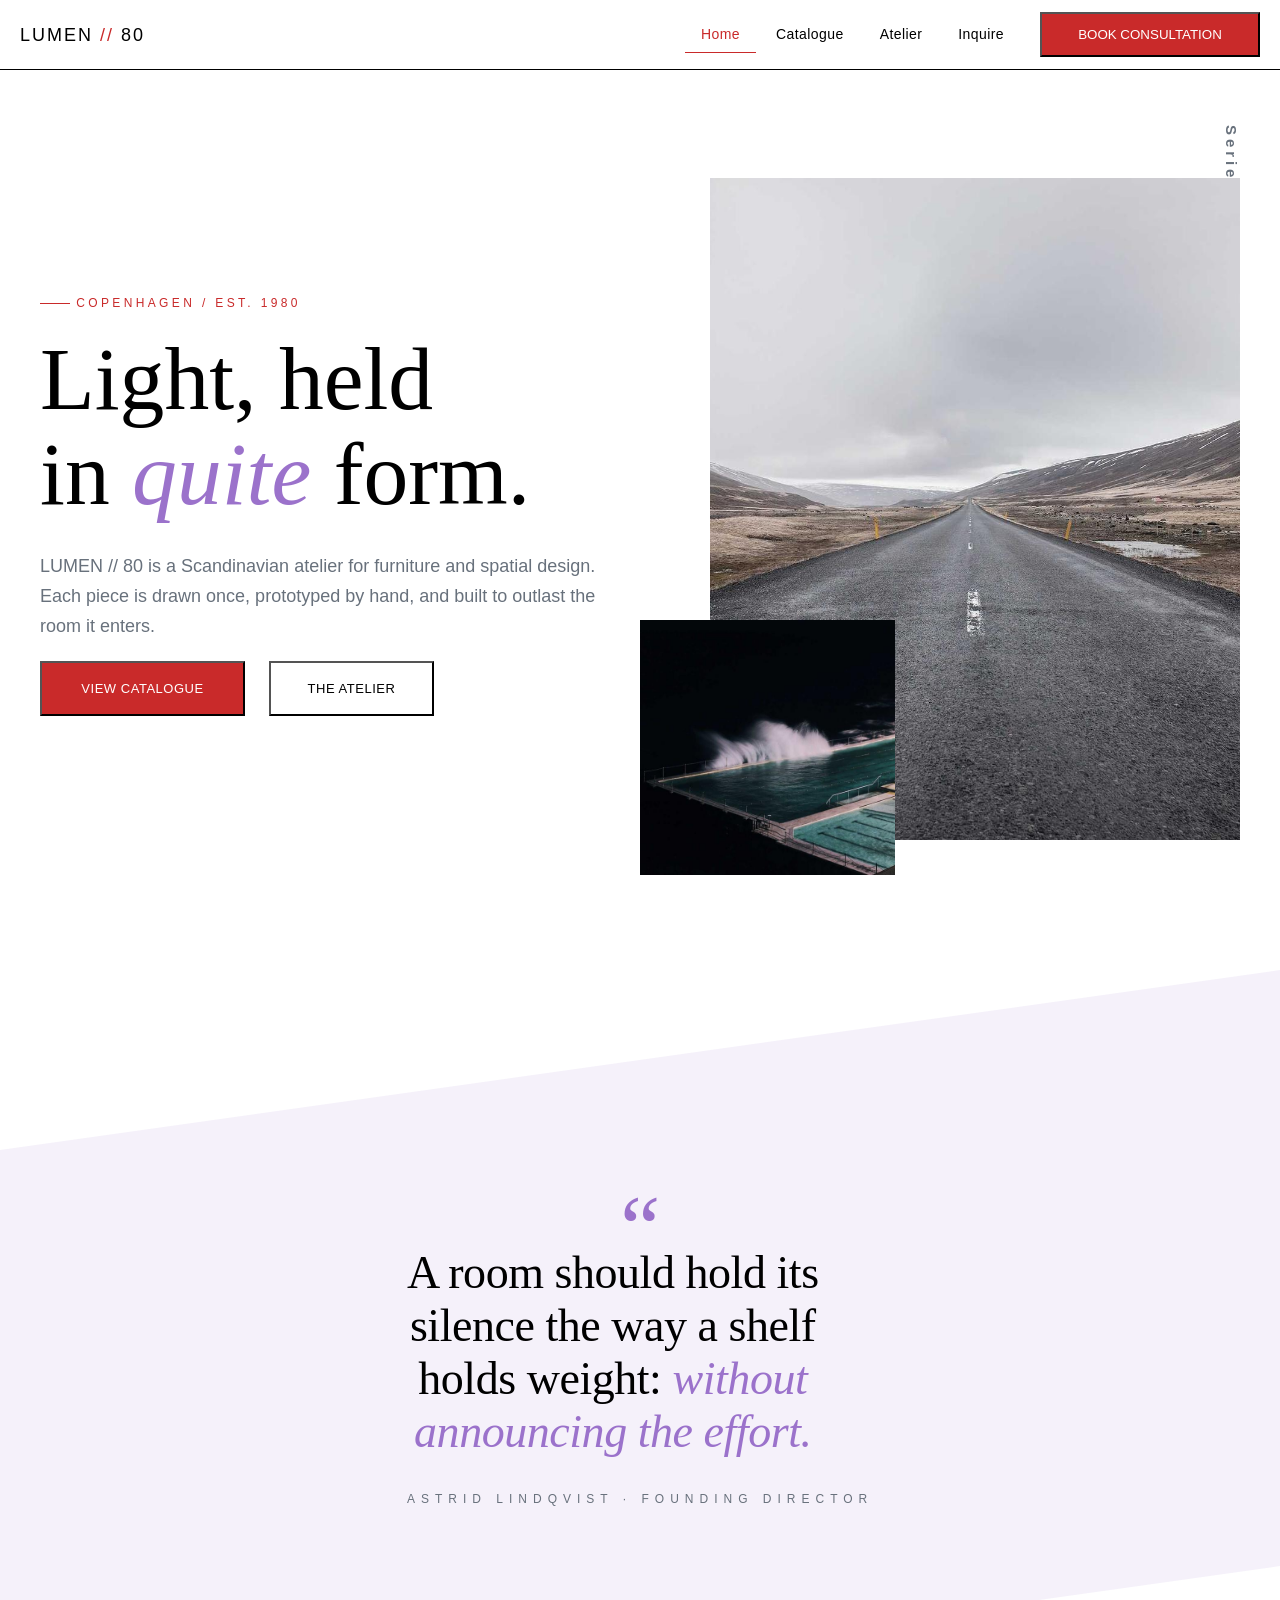
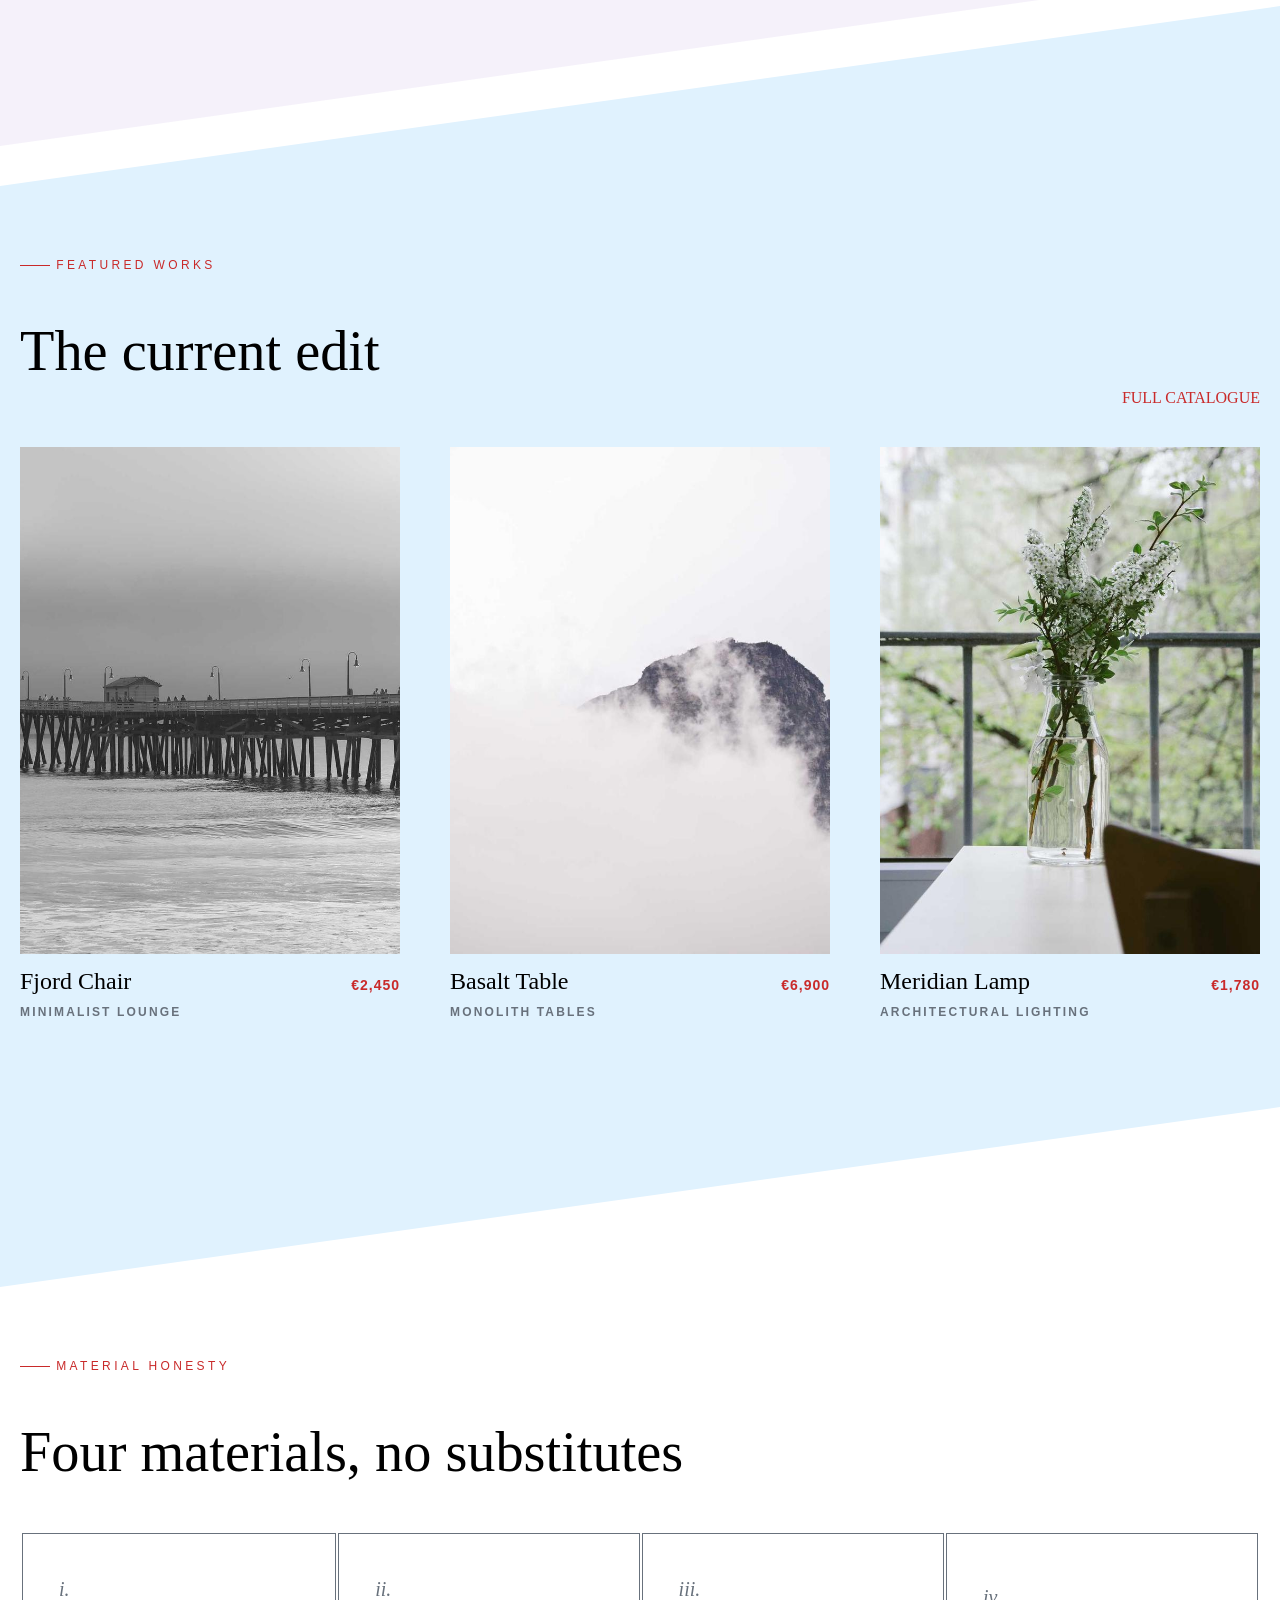
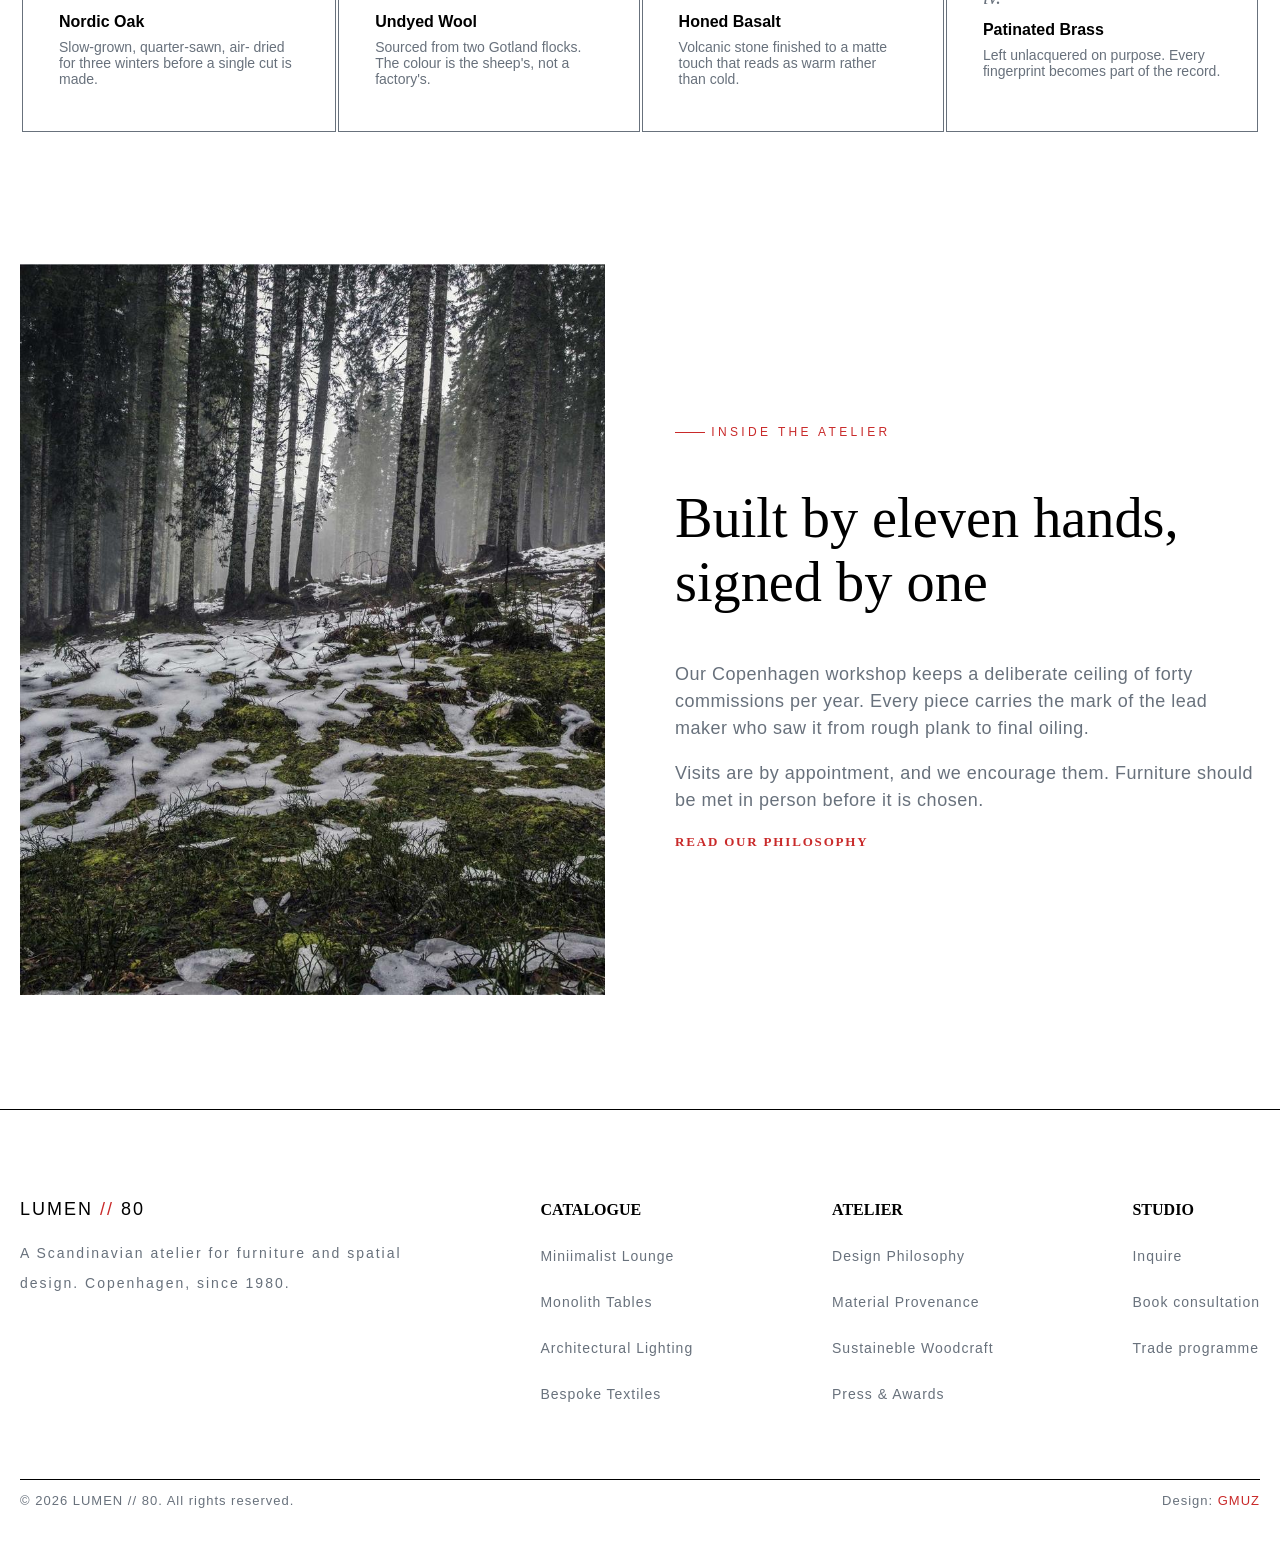
<file: index.html>
<!DOCTYPE html>
<html lang="en">
<head>
    <meta charset="UTF-8">
    <meta name="viewport" content="width=device-width, initial-scale=1.0">
    <title>Lumen//80</title>
    <link rel="stylesheet" href="style.css">
    <link rel="stylesheet" href="mediastyle.css">
    <script src="script.js"></script>
</head>
<body>
    <header>
        <div class="head">
            <div class="logo">LUMEN <span class="logo-red">//</span> 80</div>
            <div class="menu">
                <a id="active" href="index.html">Home</a>
                <a href="index2.html">Catalogue</a>
                <a href="index3.html">Atelier</a>
                <a href="index4.html">Inquire</a>
                <button>
                    BOOK CONSULTATION
                </button>
            </div>
             <div class="menu-icon">
                    <div class="menu-icon-line"></div>
                    <div class="menu-icon-line"></div>
                    <div class="menu-icon-line"></div>
                </a>
            </div>
        </div>
    </header>


    <section>
        <div class="section1">
            <div class="sec-box">
                <div class="sec-information">
                    <p class="inf-head">
                        <span id="chiziq">--------</span> COPENHAGEN / EST. 1980
                    </p>
                    <h1>
                        Light, held
                        <br>in <span class="rang">quite</span> form.
                    </h1>
                    <p class="information">
                        LUMEN // 80 is a Scandinavian atelier for furniture and spatial design. Each 
                        piece is drawn once, prototyped by hand, and built to outlast the room it 
                        enters.
                    </p>
                    <button id="but1">
                        VIEW CATALOGUE
                    </button>
                    <button id="but2">
                        THE ATELIER
                    </button>
                </div>
                <div class="sec-img">
                    <p id="vertikal">Series N°14 · Oak / Wool / Brass</p>
                    <img src="lumen-hero.jpg" alt="hero" id="hero">
                    <img src="lumen-detail.jpg" alt="detail" id="detail">
                </div>
            </div>
        </div>
    </section>

    <nav>
        <div class="box1">
            <div class="box1-container">
                <p class="rang" id="orta">“</p>
                <h2 class="box1-h2">
                    A room should hold its
                    <br>silence the way a shelf
                    <br>holds weight: <span class="rang">without
                        <br>announcing the effort.
                    </span>
                </h2>
                <p id="director">
                    ASTRID LINDQVIST · FOUNDING DIRECTOR
                </p>
            </div>
        </div>


        <div class="box2">
            <div class="box2-container">
                <div box2-inf>
                    <p class="inf-head">
                       <span id="chiziq">--------</span> FEATURED WORKS
                    </p>
                    <h2 class="box2-h2">
                        The current edit
                    </h2>
                    <a href="index2.html">FULL CATALOGUE</a>
                </div>

                <div class="box2-img">
                    <div class="img1">
                        <img src="lumen-p1.jpg" alt="p1">
                        <h4 >
                            Fjord Chair
                        </h4>
                        <p class="sum">€2,450</p>
                        <p class="img-inf">
                            MINIMALIST LOUNGE
                        </p>
                    </div>
                    <div class="img2">
                        <img src="lumen-p2.jpg" alt="p2">
                        <h4>
                            Basalt Table
                        </h4>
                        <p class="sum">€6,900</p>
                        <p class="img-inf">
                            MONOLITH TABLES
                        </p>
                    </div>
                    <div class="img3">
                        <img src="lumen-p3.jpg" alt="p3">
                        <h4>
                            Meridian Lamp
                        </h4>
                        <p class="sum">€1,780</p>
                        <p class="img-inf">
                            ARCHITECTURAL LIGHTING
                       </p>
                    </div>
                    
                </div>
            </div>
        </div>

        <div class="box3">
            <div class="box3-container">
                <div class="inf3">
                    <p class="inf-head">
                        <span id="chiziq">--------</span> MATERIAL HONESTY
                    </p>
                    <h2 class="box2-h2">
                        Four materials, no substitutes
                    </h2>
                </div>
                <div class="inf3-table">
                    <table>
                        <tr>
                            <td class="inf-tables">
                                <p class="rang-i">i.</p>
                                <h3>
                                    Nordic Oak
                                </h3>
                                <p class="rang-inf">
                                    Slow-grown, quarter-sawn, air-
                                    dried for three winters before a 
                                    single cut is made.
                                </p>
                            </td>
                            <td class="inf-tables">
                                <p class="rang-i">ii.</p>
                                <h3>
                                    Undyed Wool
                                </h3>
                                <p class="rang-inf">
                                    Sourced from two Gotland flocks. 
                                    The colour is the sheep's, not a 
                                    factory's.
                                </p>
                            </td>
                            <td class="inf-tables">
                                <p class="rang-i">iii.</p>
                                <h3>
                                    Honed Basalt
                                </h3>
                                <p class="rang-inf">
                                    Volcanic stone finished to a matte 
                                    touch that reads as warm rather 
                                    than cold.
                                </p>
                            </td>
                            <td class="inf-tables">
                                <p class="rang-i">iv.</p>
                                <h3>Patinated Brass</h3>
                                <p class="rang-inf">Left unlacquered on purpose. Every 
                                    fingerprint becomes part of the 
                                    record.
                                </p>
                            </td>
                        </tr>
                    </table>
                </div>
            </div>
        </div>

        <div class="box4">
            <div class="box4-container">
                <div class="box4-img">
                    <img src="lumen-atelier.jpg" alt="atelier">
                </div>
                <div class="box4-inf">
                    <p class="inf-head">
                        <span id="chiziq">--------</span> INSIDE THE ATELIER
                    </p>
                    <h2 class="box2-h2">
                        Built by eleven hands, signed 
                        by one
                    </h2>
                    <p class="box4-information">
                        Our Copenhagen workshop keeps a deliberate ceiling of forty 
                        commissions per year. Every piece carries the mark of the lead maker 
                        who saw it from rough plank to final oiling.
                    </p>
                    <p class="box4-information">
                        Visits are by appointment, and we encourage them. Furniture should 
                        be met in person before it is chosen.
                    </p>
                    <a href="index3.html">READ OUR PHILOSOPHY </a>
                </div>
            </div>
        </div>
    </nav>

    <footer>
        <div class="footer-container">
            <div class="table">
                <div class="table1">
                    <h4 class="logo">LUMEN <span class="logo-red">//</span> 80</h4>
                    <p id="logo-inf">
                        A Scandinavian atelier for furniture and spatial 
                        <br>design. Copenhagen, since 1980.
                    </p>
                </div>
                <div class="table2">
                    <h4>CATALOGUE</h4>
                    <p><a href="index2.html#lounge">Miniimalist Lounge</a></p>
                    <p><a href="index2.html#tables">Monolith Tables</a></p>
                    <p><a href="index2.html#lighting">Architectural Lighting</a></p>
                    <p><a href="index2.html#textiles">Bespoke Textiles</a></p>
                </div>
                <div class="table3">
                    <h4>ATELIER</h4>
                    <p><a href="index3.html#design">Design Philosophy</a></p>
                    <p><a href="index3.html#material">Material Provenance</a></p>
                    <p><a href="index3.html#sustaineble">Sustaineble Woodcraft</a></p>
                    <p><a href="index3.html#press">Press & Awards</a></p>
                </div>
                <div class="table4">
                    <h4>STUDIO</h4>
                    <p><a href="index4.html">Inquire</a></p>
                    <p><a href="index4.html">Book consultation</a></p>
                    <p><a href="index4.html">Trade programme</a></p>
                </div>
            </div>

            <div class="design">
                <div>
                    <p>
                        © 2026 LUMEN // 80. All rights reserved.
                    </p>
                </div>
                <div>
                    <p class="avtor">Design: <span id="avtor-red">GMUZ</span></p>
                </div>
            </div>
        </div>
    </footer>
</body>
</html>
</file>
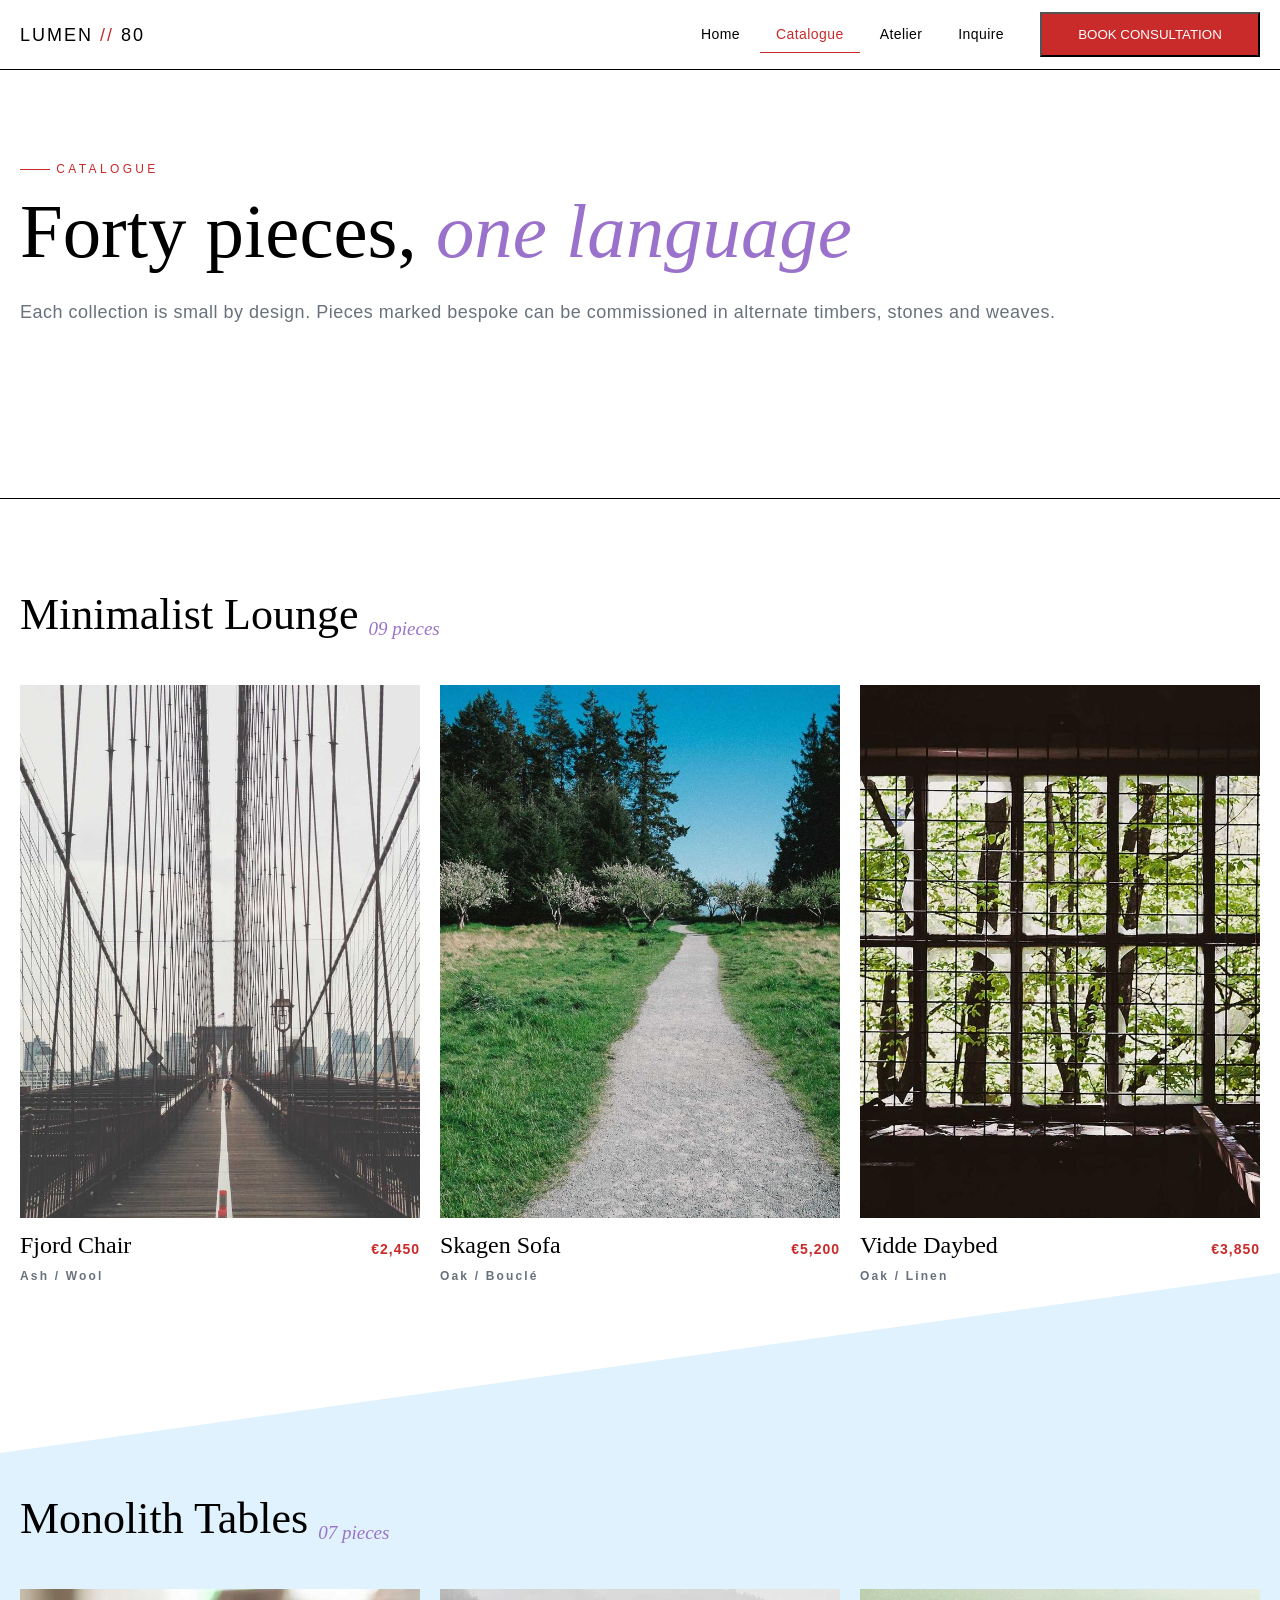
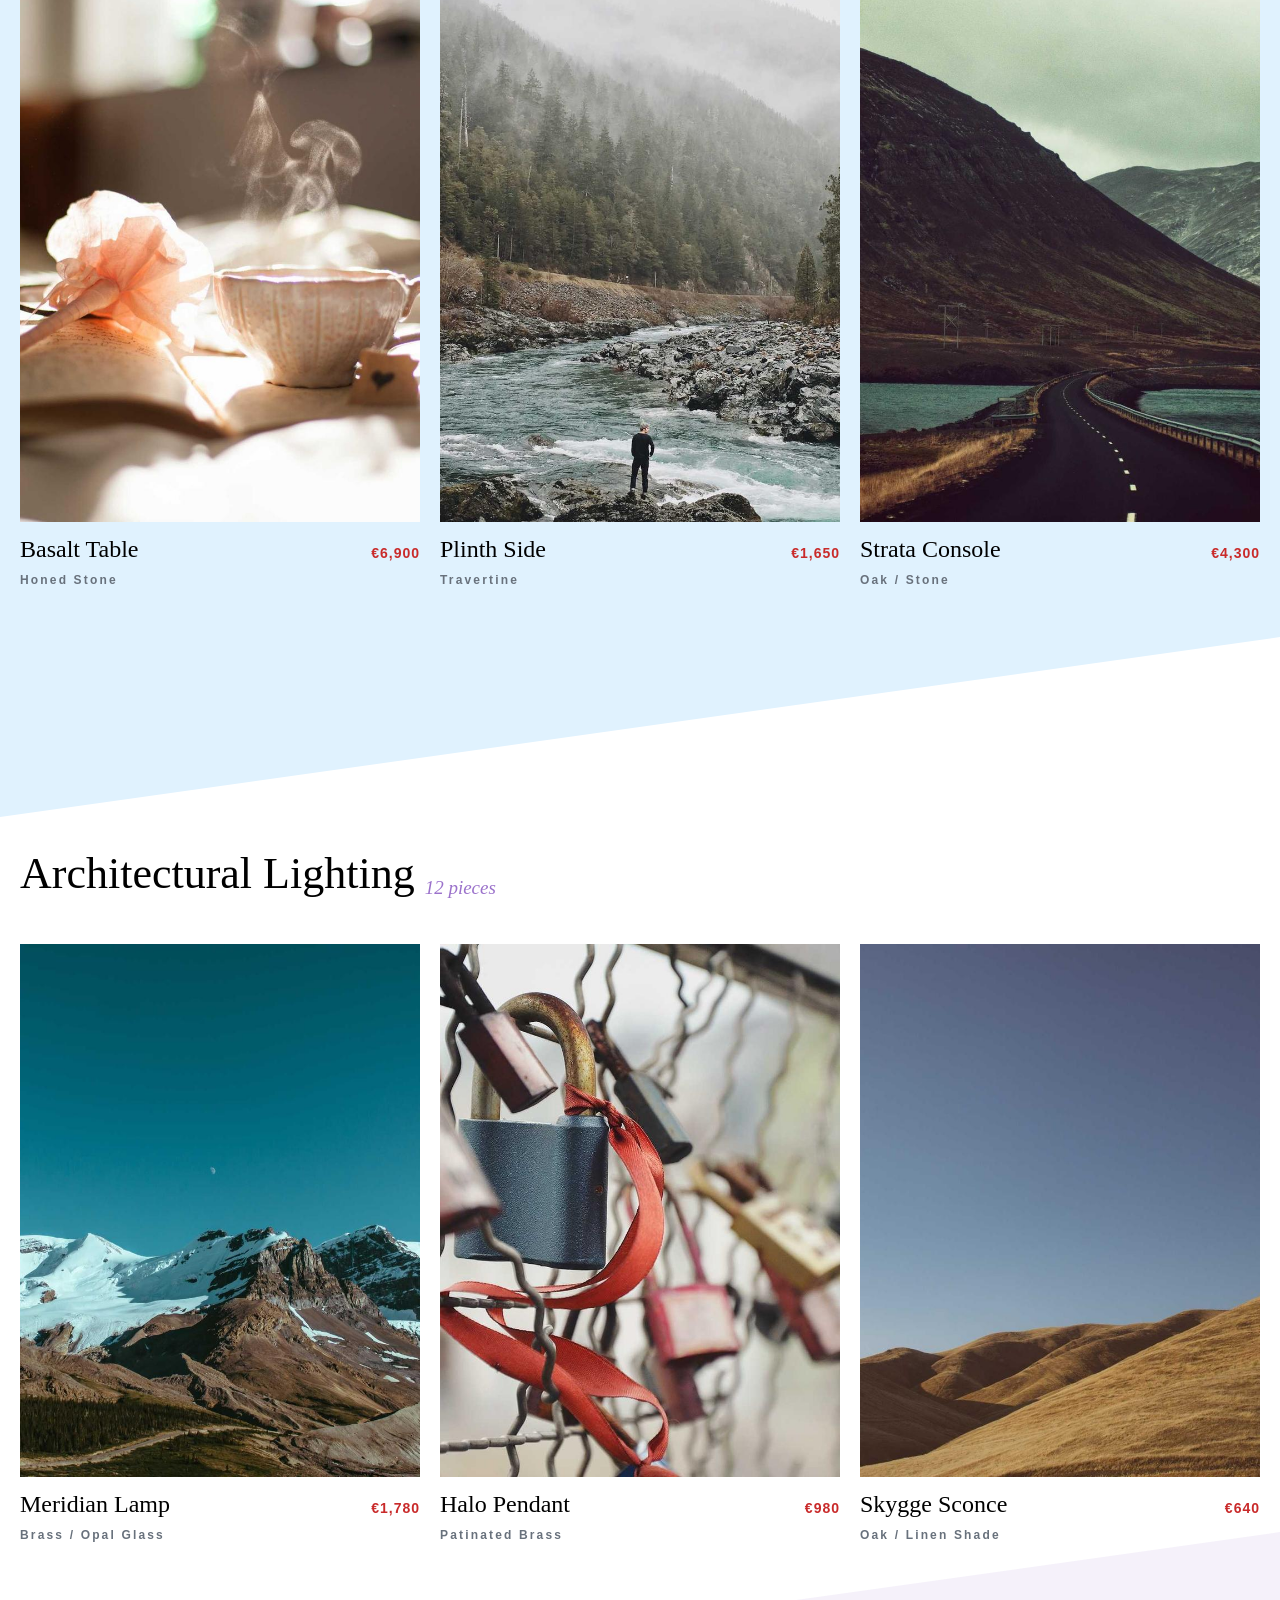
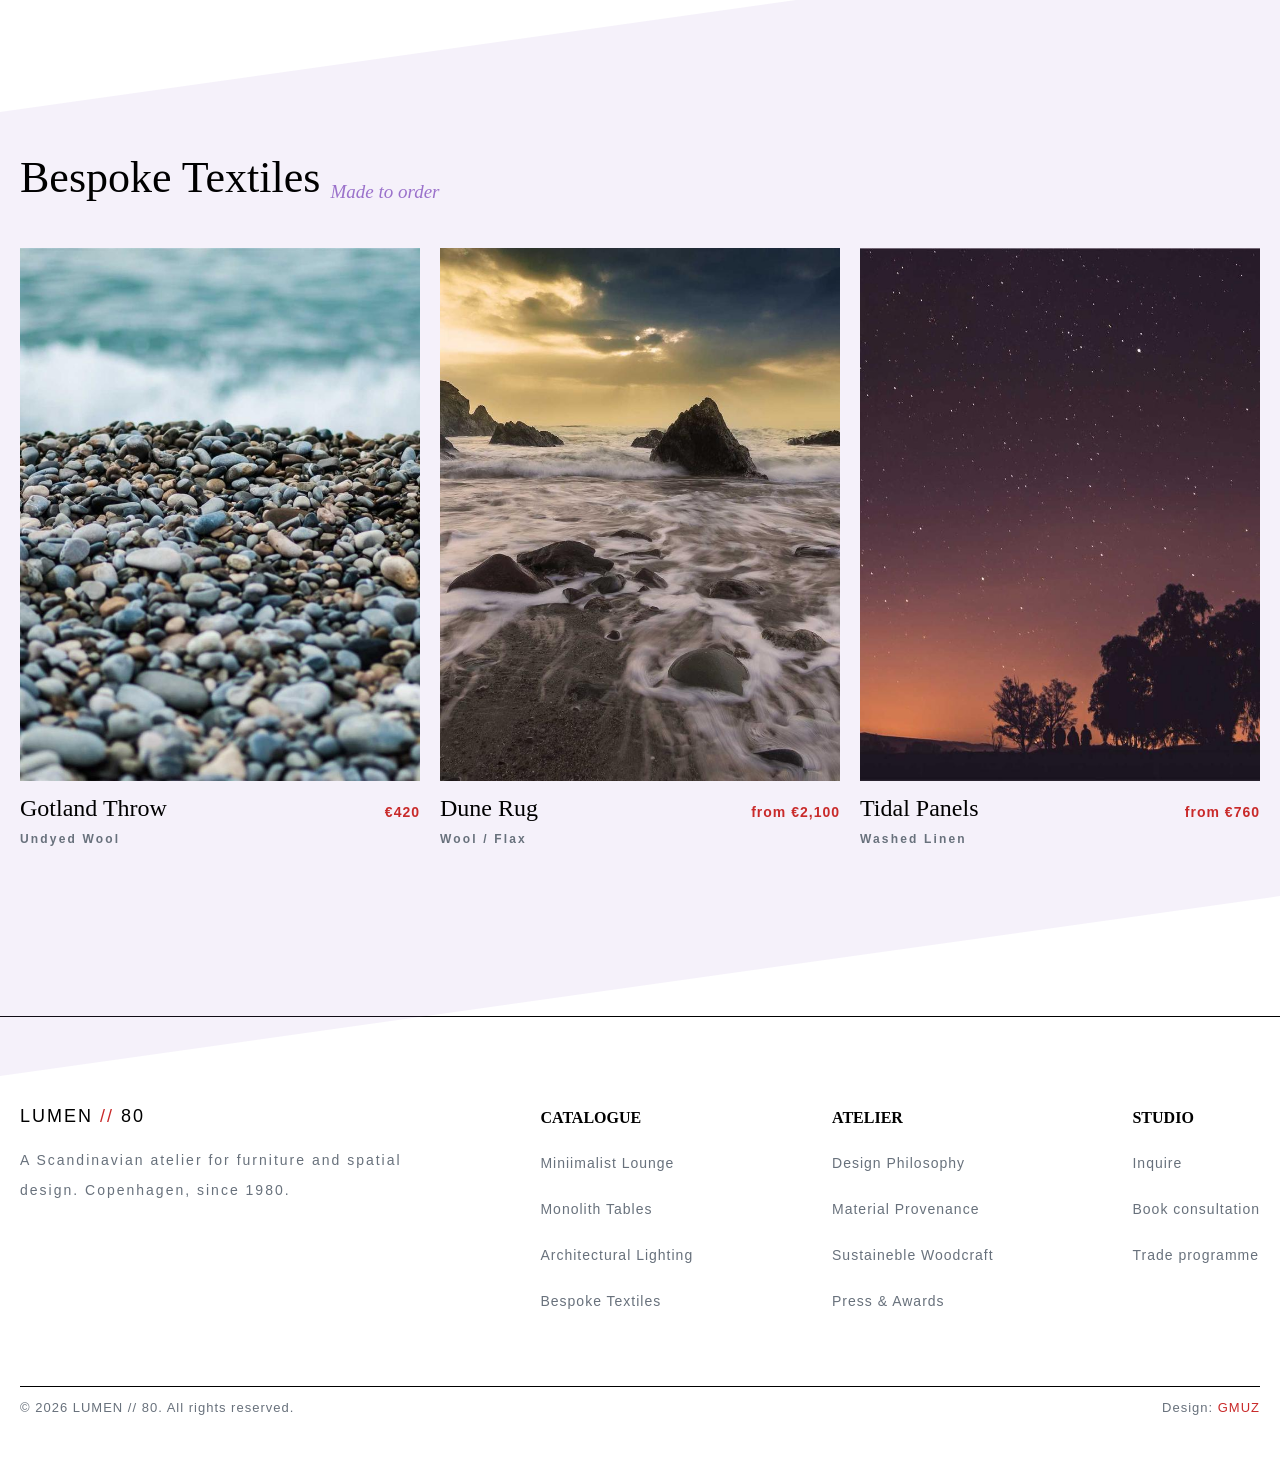
<file: index2.html>
<!DOCTYPE html>
<html lang="en">
<head>
    <meta charset="UTF-8">
    <meta name="viewport" content="width=device-width, initial-scale=1.0">
    <title>LUMEN//80</title>
    <link rel="stylesheet" href="style.css">
    <link rel="stylesheet" href="mediastyle.css">
    <script src="script.js"></script>
</head>
<body>
    <header>
        <div class="head">
            <div class="logo">LUMEN <span class="logo-red">//</span> 80</div>
            <div class="menu">
                <a href="index.html">Home</a>
                <a id="active" href="index2.html">Catalogue</a>
                <a href="index3.html">Atelier</a>
                <a href="index4.html">Inquire</a>
                <button>
                    BOOK CONSULTATION
                </button>
            </div>
             <div class="menu-icon">
                    <div class="menu-icon-line"></div>
                    <div class="menu-icon-line"></div>
                    <div class="menu-icon-line"></div>
                </a>
            </div>
        </div>
    </header>

    <section>
        <div class="section2">
            <div class="sec-box-inf">
                <p class="inf-head"><span id="chiziq">--------</span> CATALOGUE</p>
                <h1>
                    Forty pieces, <span class="rang">one language</span>
                </h1>
                <p class="information2">
                    Each collection is small by design. Pieces marked bespoke can be commissioned in 
                    alternate timbers, stones and weaves.
                </p>
            </div>
        </div>
    </section>

    <nav>
        <div class="box_2-1">
            <div class="box_2-container">
                <div class="box_2-inf">
                    <h2 id="lounge" class="box_2-h2">Minimalist Lounge</h2>
                    <p class="idkod">09 pieces</p>
                </div>
                <div class="box_2-container-img">
                    <div class="box_2-img">
                        <img src="lumen-l1.jpg" alt="l1">
                        <h4>Fjord Chair</h4>
                        <p class="sum">€2,450</p>
                        <p class="img-inf">Ash / Wool</p>
                    </div>
                    <div class="box_2-img">
                        <img src="lumen-l2.jpg" alt="l2">
                        <h4>Skagen Sofa</h4>
                        <p class="sum">€5,200</p>
                        <p class="img-inf">Oak / Bouclé</p>
                    </div>
                    <div class="box_2-img">
                        <img src="lumen-l3.jpg" alt="l3">
                        <h4>Vidde Daybed</h4>
                        <p class="sum">€3,850</p>
                        <p class="img-inf">Oak / Linen</p>
                    </div>
                </div>
            </div>
        </div>

        <div class="box_2-2">
            <div class="box_2-container-deg">
                <div class="box_2-inf">
                    <h2 id="tables" class="box_2-h2">Monolith Tables</h2>
                    <p class="idkod">07 pieces</p>
                </div>
                <div class="box_2-container-img">
                    <div class="box_2-img">
                        <img src="lumen-t1.jpg" alt="t1">
                        <h4>Basalt Table</h4>
                        <p class="sum">€6,900</p>
                        <p class="img-inf">Honed Stone</p>
                    </div>
                    <div class="box_2-img">
                        <img src="lumen-t2.jpg" alt="t2">
                        <h4>Plinth Side</h4>
                        <p class="sum">€1,650</p>
                        <p class="img-inf">Travertine</p>
                    </div>
                    <div class="box_2-img">
                        <img src="lumen-t3.jpg" alt="t3">
                        <h4>Strata Console</h4>
                        <p class="sum">€4,300</p>
                        <p class="img-inf">Oak / Stone</p>
                    </div>
                </div>
            </div>
        </div>

        <div class="box_2-3">
            <div class="box_2-container">
                <div class="box_2-inf">
                    <h2 id="lighting" class="box_2-h2">Architectural Lighting</h2>
                    <p class="idkod">12 pieces</p>
                </div>
                <div class="box_2-container-img">
                    <div class="box_2-img">
                        <img src="lumen-g1.jpg" alt="g1">
                        <h4>Meridian Lamp</h4>
                        <p class="sum">€1,780</p>
                        <p class="img-inf">Brass / Opal Glass</p>
                    </div>
                    <div class="box_2-img">
                        <img src="lumen-g2.jpg" alt="g2">
                        <h4>Halo Pendant</h4>
                        <p class="sum">€980</p>
                        <p class="img-inf">Patinated Brass</p>
                    </div>
                    <div class="box_2-img">
                        <img src="lumen-g3.jpg" alt="g3">
                        <h4>Skygge Sconce</h4>
                        <p class="sum">€640</p>
                        <p class="img-inf">Oak / Linen Shade</p>
                    </div>
                </div>
            </div>
        </div>

        <div class="box_2-4">
            <div class="box_2-container-deg">
                <div class="box_2-inf">
                    <h2 id="textiles" class="box_2-h2">Bespoke Textiles</h2>
                    <p class="idkod">Made to order</p>
                </div>
                <div class="box_2-container-img">
                    <div class="box_2-img">
                        <img src="lumen-x1.jpg" alt="x1">
                        <h4>Gotland Throw</h4>
                        <p class="sum">€420</p>
                        <p class="img-inf">Undyed Wool</p>
                    </div>
                    <div class="box_2-img">
                        <img src="lumen-x2.jpg" alt="x2">
                        <h4>Dune Rug</h4>
                        <p class="sum">from €2,100</p>
                        <p class="img-inf">Wool / Flax</p>
                    </div>
                    <div class="box_2-img">
                        <img src="lumen-x3.jpg" alt="">
                        <h4>Tidal Panels</h4>
                        <p class="sum">from €760</p>
                        <p class="img-inf">Washed Linen</p>
                    </div>
                </div>
            </div>
        </div>
    </nav>

    <footer>
        <div class="footer-container">
            <div class="table">
                <div class="table1">
                    <h4 class="logo">LUMEN <span class="logo-red">//</span> 80</h4>
                    <p id="logo-inf">
                        A Scandinavian atelier for furniture and spatial 
                        <br>design. Copenhagen, since 1980.
                    </p>
                </div>
                <div class="table2">
                    <h4>CATALOGUE</h4>
                    <p><a href="index2.html#lounge">Miniimalist Lounge</a></p>
                    <p><a href="index2.html#tables">Monolith Tables</a></p>
                    <p><a href="index2.html#lighting">Architectural Lighting</a></p>
                    <p><a href="index2.html#textiles">Bespoke Textiles</a></p>
                </div>
                <div class="table3">
                    <h4>ATELIER</h4>
                    <p><a href="index3.html#design">Design Philosophy</a></p>
                    <p><a href="index3.html#material">Material Provenance</a></p>
                    <p><a href="index3.html#sustaineble">Sustaineble Woodcraft</a></p>
                    <p><a href="index3.html#press">Press & Awards</a></p>
                </div>
                <div class="table4">
                    <h4>STUDIO</h4>
                    <p><a href="index4.html">Inquire</a></p>
                    <p><a href="index4.html">Book consultation</a></p>
                    <p><a href="index4.html">Trade programme</a></p>
                </div>
            </div>

            <div class="design">
                <div>
                    <p>
                        © 2026 LUMEN // 80. All rights reserved.
                    </p>
                </div>
                <div>
                    <p class="avtor">Design: <span id="avtor-red">GMUZ</span></p>
                </div>
            </div>
        </div>
    </footer>
</body>
</html>
</file>
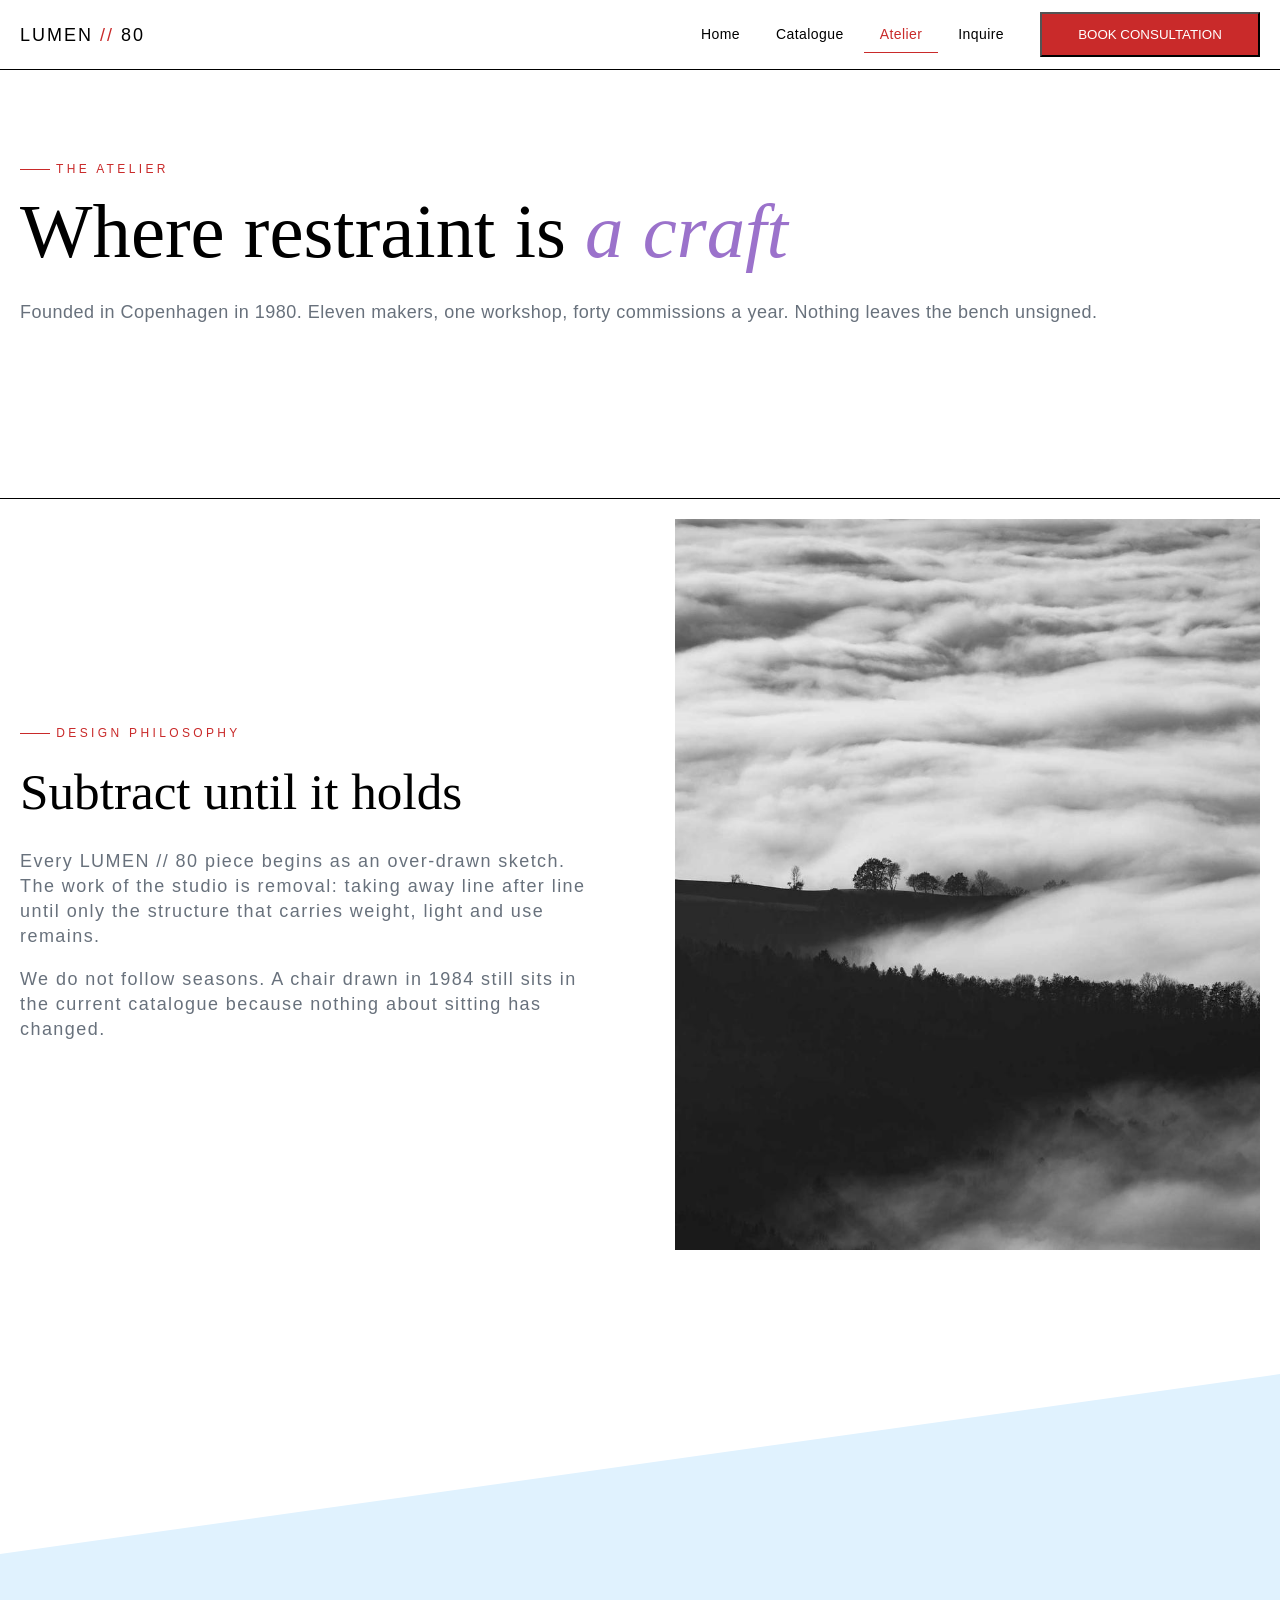
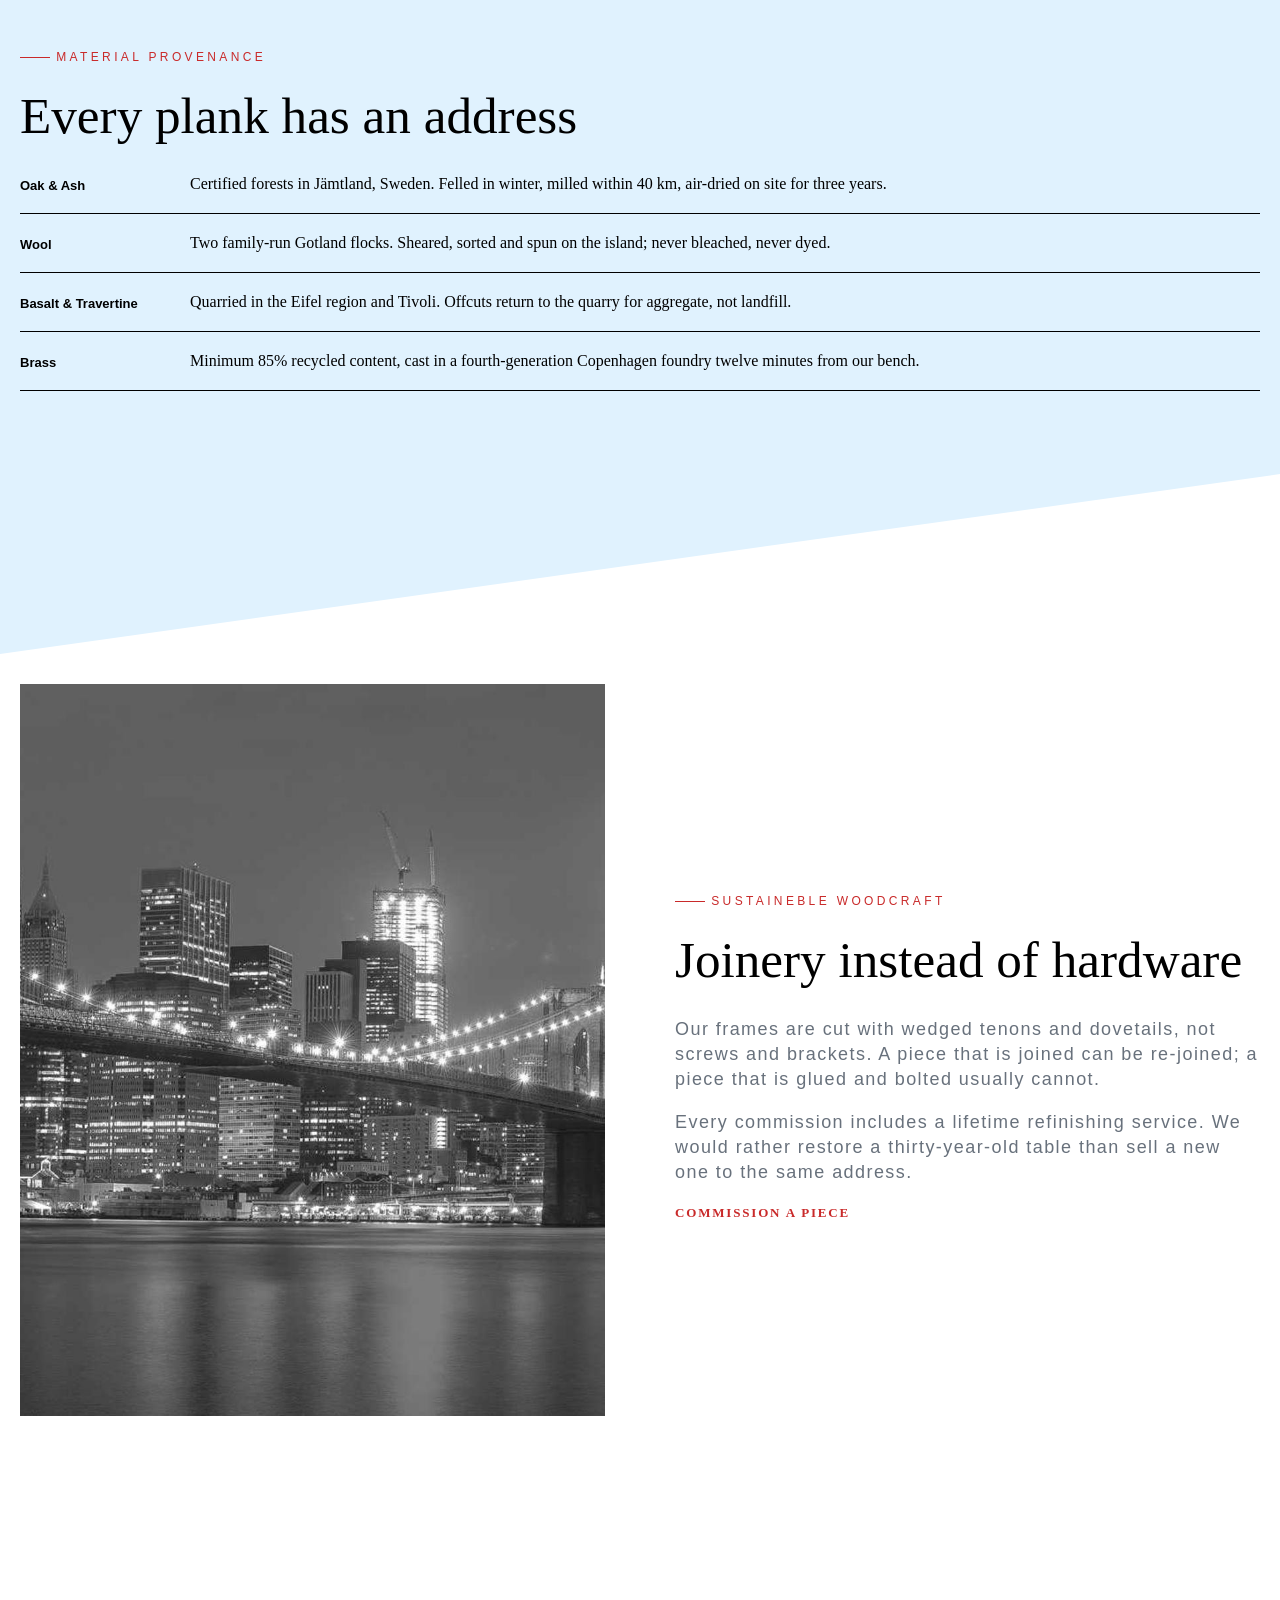
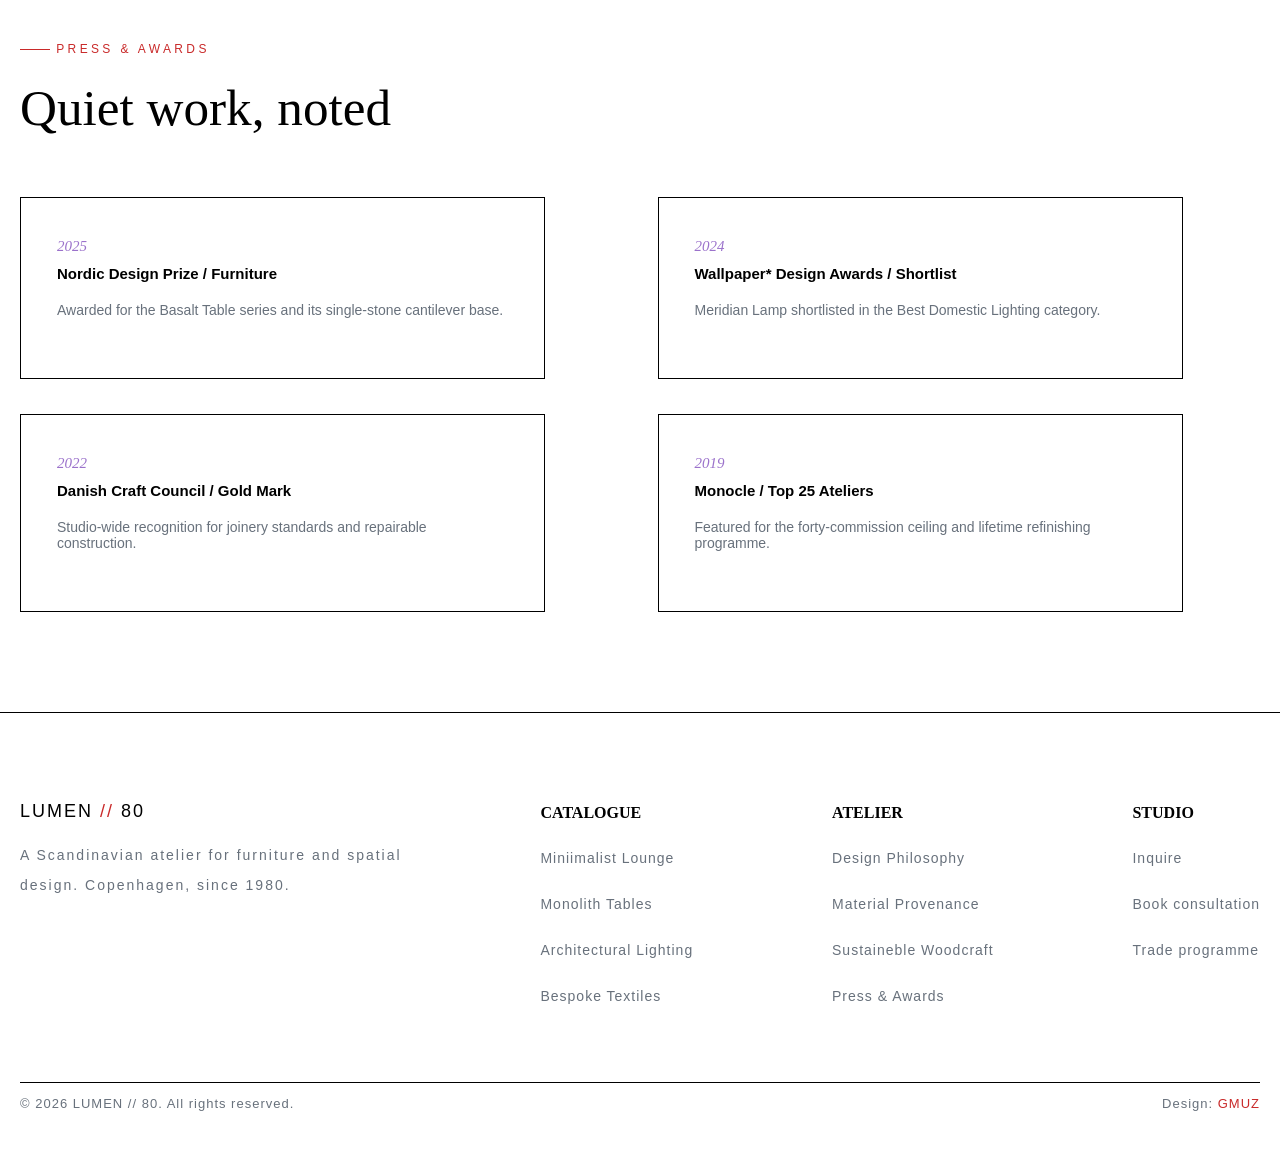
<file: index3.html>
<!DOCTYPE html>
<html lang="en">
<head>
    <meta charset="UTF-8">
    <meta name="viewport" content="width=device-width, initial-scale=1.0">
    <title>LUMEN//80</title>
    <link rel="stylesheet" href="style.css">
    <link rel="stylesheet" href="mediastyle.css">
    <script src="script.js"></script>
</head>
<body>
    <header>
        <div class="head">
            <div class="logo">LUMEN <span class="logo-red">//</span> 80</div>
            <div class="menu">
                <a href="index.html">Home</a>
                <a href="index2.html">Catalogue</a>
                <a id="active" href="index3.html">Atelier</a>
                <a href="index4.html">Inquire</a>
                <button>
                    BOOK CONSULTATION
                </button>
            </div>
             <div class="menu-icon">
                    <div class="menu-icon-line"></div>
                    <div class="menu-icon-line"></div>
                    <div class="menu-icon-line"></div>
                </a>
            </div>
        </div>
    </header>

    <section>
        <div class="section2">
            <div class="sec-box-inf">
                <p class="inf-head"><span id="chiziq">--------</span> THE ATELIER</p>
                <h1>
                    Where restraint is <span class="rang">a craft</span>
                </h1>
                <p class="information2">
                    Founded in Copenhagen in 1980. Eleven makers, one workshop, forty commissions a 
                    year. Nothing leaves the bench unsigned.
                </p>
            </div>
        </div>
    </section>

    <nav>
        <div class="box_3-1">
            <div class="box_3-container-img">
                <div class="box_3-inf">
                    <p id="design" class="inf-head"><span id="chiziq">--------</span> DESIGN PHILOSOPHY</p>
                    <h2 class="box_3-h2">
                        Subtract until it holds
                    </h2>
                    <p class="box_3-information">
                        Every LUMEN // 80 piece begins as an over-drawn sketch. The work of 
                        the studio is removal: taking away line after line until only the structure 
                        that carries weight, light and use remains.
                    </p>
                    <p class="box_3-information">
                        We do not follow seasons. A chair drawn in 1984 still sits in the current 
                        catalogue because nothing about sitting has changed.
                    </p>
                </div>
                <div class="box_3-img">
                    <img src="lumen-ph.jpg" alt="ph">
                </div>
            </div>
        </div>

        <div class="box_3-2">
            <div class="box_3-container">
                <div class="box_3-inf-deg">
                    <p id="material" class="inf-head"><span id="chiziq">--------</span> MATERIAL PROVENANCE</p>
                    <h2 class="box_3-h2">Every plank has an address</h2>
                </div>
                <div class="box_3-inf-ul">
                    <div class="ul">
                        <h5>Oak & Ash</h5>
                        <p>Certified forests in Jämtland, Sweden. Felled in winter, milled within 40 km, air-dried on site for three years.</p>
                    </div>
                    <div class="ul">
                        <h5>Wool</h5>
                        <p>Two family-run Gotland flocks. Sheared, sorted and spun on the island; never bleached, never dyed.</p>
                    </div>
                    <div class="ul">
                        <h5>Basalt & Travertine</h5>
                        <p>Quarried in the Eifel region and Tivoli. Offcuts return to the quarry for aggregate, not landfill.</p>
                    </div>
                    <div class="ul">
                        <h5>Brass</h5>
                        <p>Minimum 85% recycled content, cast in a fourth-generation Copenhagen foundry twelve minutes from our bench.</p>
                    </div>
                </div>
            </div>
        </div>

        <div class="box_3-3">
            <div class="box_3-container-img">
                <div class="box_3-img">
                    <img src="lumen-ph2.jpg" alt="ph2">
                </div>
                <div class="box_3-inf">
                    <p id="sustaineble" class="inf-head"><span id="chiziq">--------</span> SUSTAINEBLE WOODCRAFT</p>
                    <h2 class="box_3-h2">Joinery instead of hardware</h2>
                    <p class="box_3-information">Our frames are cut with wedged tenons and dovetails, not screws 
                        and brackets. A piece that is joined can be re-joined; a piece that is 
                        glued and bolted usually cannot.
                    </p>
                    <p class="box_3-information">
                        Every commission includes a lifetime refinishing service. We would 
                        rather restore a thirty-year-old table than sell a new one to the same 
                        address.
                    </p>
                    <a href="index4.html">COMMISSION A PIECE</a>
                </div>
            </div>
        </div>

        <div class="box_3-4">
            <div class="box_3-4-container">
                <div class="box_3-inf3">
                    <p id="press" class="inf-head"><span id="chiziq">--------</span> PRESS & AWARDS</p>
                    <h2 class="box_3-h2">Quiet work, noted</h2>
                </div>
                <div class="box_3-table">
                    <div class="box_3-tab">
                        <p class="year">2025</p>
                        <h3>Nordic Design Prize / Furniture</h3>
                        <p class="tab-inf">Awarded for the Basalt Table series and its single-stone cantilever base.</p>
                    </div>
                    <div class="box_3-tab">
                        <p class="year">2024</p>
                        <h3>Wallpaper* Design Awards / Shortlist</h3>
                        <p class="tab-inf">Meridian Lamp shortlisted in the Best Domestic Lighting category.</p>
                    </div>

                    <div class="box_3-tab">
                        <p class="year">2022</p>
                        <h3>Danish Craft Council / Gold Mark</h3>
                        <p class="tab-inf">Studio-wide recognition for joinery standards and repairable construction.</p>
                    </div>
                    <div class="box_3-tab">
                        <p class="year">2019</p>
                        <h3>Monocle / Top 25 Ateliers</h3>
                        <p class="tab-inf">Featured for the forty-commission ceiling and lifetime refinishing programme.</p>
                    </div>
                </div>
            </div>
        </div>
    </nav>

    <footer>
        <div class="footer-container">
            <div class="table">
                <div class="table1">
                    <h4 class="logo">LUMEN <span class="logo-red">//</span> 80</h4>
                    <p id="logo-inf">
                        A Scandinavian atelier for furniture and spatial 
                        <br>design. Copenhagen, since 1980.
                    </p>
                </div>
                <div class="table2">
                    <h4>CATALOGUE</h4>
                    <p><a href="index2.html#lounge">Miniimalist Lounge</a></p>
                    <p><a href="index2.html#tables">Monolith Tables</a></p>
                    <p><a href="index2.html#lighting">Architectural Lighting</a></p>
                    <p><a href="index2.html#textiles">Bespoke Textiles</a></p>
                </div>
                <div class="table3">
                    <h4>ATELIER</h4>
                    <p><a href="index3.html#design">Design Philosophy</a></p>
                    <p><a href="index3.html#material">Material Provenance</a></p>
                    <p><a href="index3.html#sustaineble">Sustaineble Woodcraft</a></p>
                    <p><a href="index3.html#press">Press & Awards</a></p>
                </div>
                <div class="table4">
                    <h4>STUDIO</h4>
                    <p><a href="index4.html">Inquire</a></p>
                    <p><a href="index4.html">Book consultation</a></p>
                    <p><a href="index4.html">Trade programme</a></p>
                </div>
            </div>

            <div class="design">
                <div>
                    <p>
                        © 2026 LUMEN // 80. All rights reserved.
                    </p>
                </div>
                <div>
                    <p class="avtor">Design: <span id="avtor-red">GMUZ</span></p>
                </div>
            </div>
        </div>
    </footer>
</body>
</html>
</file>
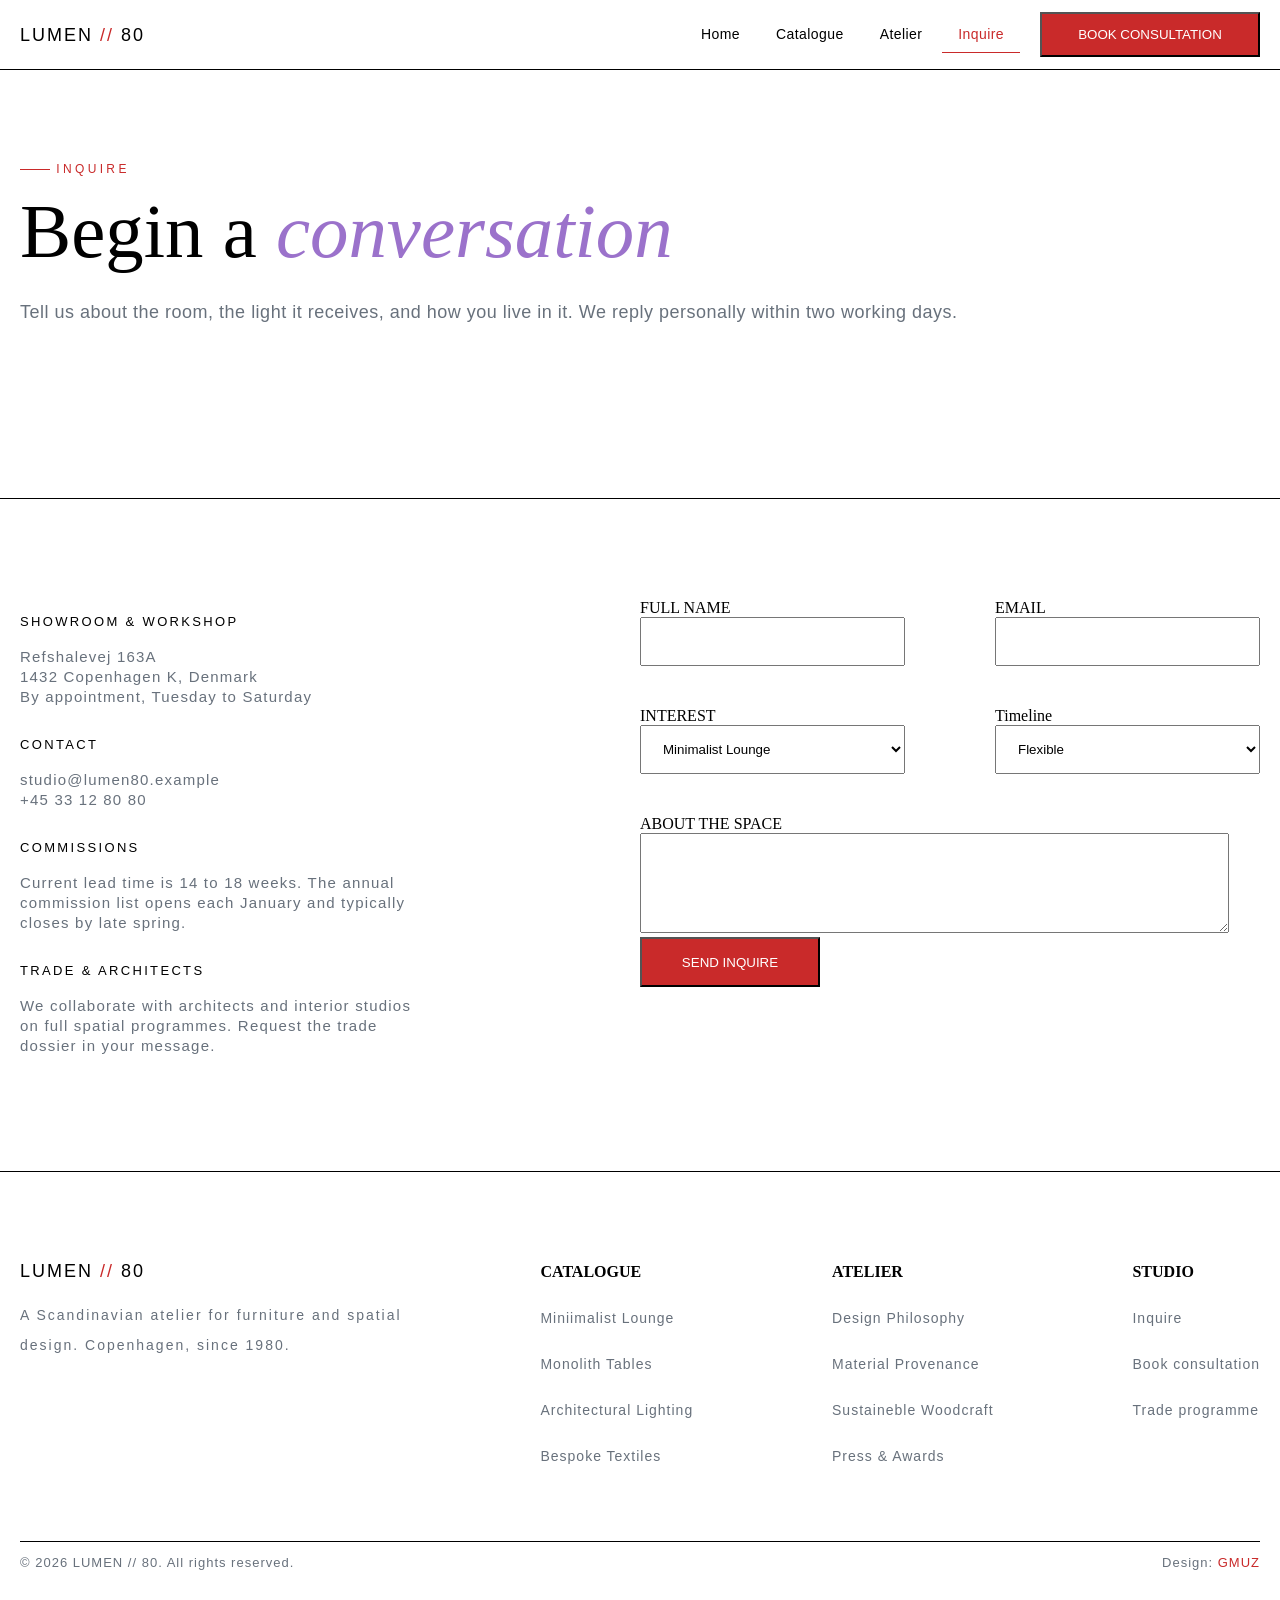
<file: index4.html>
<!DOCTYPE html>
<html lang="en">
<head>
    <meta charset="UTF-8">
    <meta name="viewport" content="width=device-width, initial-scale=1.0">
    <title>LUMEN//80</title>
    <link rel="stylesheet" href="style.css">
    <link rel="stylesheet" href="mediastyle.css">
    <script src="script.js"></script>
</head>
<body>
    <header>
        <div class="head">
            <div class="logo">LUMEN <span class="logo-red">//</span> 80</div>
            <div class="menu">
                <a href="index.html">Home</a>
                <a href="index2.html">Catalogue</a>
                <a href="index3.html">Atelier</a>
                <a id="active" href="index4.html">Inquire</a>
                <button>
                    BOOK CONSULTATION
                </button>
            </div>
             <div class="menu-icon">
                    <div class="menu-icon-line"></div>
                    <div class="menu-icon-line"></div>
                    <div class="menu-icon-line"></div>
                </a>
            </div>
        </div>
    </header>
    <section>
        <div class="section2">
            <div class="sec-box-inf">
                <p class="inf-head"><span id="chiziq">--------</span> INQUIRE</p>
                <h1>Begin a <span class="rang">conversation</span></h1>
                <p class="information2">
                    Tell us about the room, the light it receives, and how you live in it. We reply personally 
                    within two working days.
                </p>
            </div>
        </div>
    </section>

    <nav>
        <div class="box_4">
            <div class="box_4-container">
                <div class="box_4-inf">
                    <div class="inf_server">
                        <h3>
                            SHOWROOM & WORKSHOP
                        </h3>
                        <p>
                            Refshalevej 163A
                            <br>1432 Copenhagen K, Denmark
                            <br>By appointment, Tuesday to Saturday
                        </p>
                    </div>
                    <div class="inf_server">
                        <h3>
                            CONTACT
                        </h3>
                        <p>
                            studio@lumen80.example
                            <br>+45 33 12 80 80
                        </p>
                    </div>
                    <div class="inf_server">
                        <h3>
                            COMMISSIONS
                        </h3>
                        <p>
                            Current lead time is 14 to 18 weeks. The annual 
                            <br>commission list opens each January and typically 
                            <br>closes by late spring.
                        </p>
                    </div>
                    <div class="inf_server">
                        <h3>
                            TRADE & ARCHITECTS
                        </h3>
                        <p>
                            We collaborate with architects and interior studios 
                            <br>on full spatial programmes. Request the trade 
                            <br>dossier in your message.
                        </p>
                    </div>
                </div>
                <div class="box_4-sms">
                    <div class="sms_server1">
                        <div class="name">
                            <div><label for="f-name">FULL NAME</label></div>
                            <div><input type="text" name="name" required autocomplete="name" id="name"></div>
                        </div>
                        <div class="email">
                            <div><label for="f-email">EMAIL</label></div>
                            <div><input type="email" id="f-email" name="email" required autocomplete="email"></div>
                        </div>
                    </div>
                    <div class="sms_server2">
                        <div class="interest">
                            <div><label for="f-interest">INTEREST</label></div>
                            <div>
                                <select id="f-interest" name="interest">
                                <option>Minimalist Lounge</option>
                                <option>Monolith Tables</option>
                                <option>Architectural Lighting</option>
                                <option>Bespoke Textiles</option>
                                <option>Full spatial programme</option>
                            </select>
                            </div>
                        </div>
                        <div class="timeline">
                            <div><label for="f-timeline">Timeline</label></div>
                            <div>
                                <select id="f-timeline" name="timeline">
                                    <option>Flexible</option>
                                    <option>Within 3 months</option>
                                    <option>Within 6 months</option>
                                    <option>This year</option>
                                </select>
                            </div>
                        </div>
                    </div>
                    <div class="sms_server3">
                        <div>
                            <label for="f-message">ABOUT THE SPACE</label>
                        </div>
                         <div>
                            <textarea id="f-message" name="message" placeholder="Room dimensions,
                            orientation, existing materials, and anything the piece must live alongside."
                            required="">
                            </textarea>
                         </div>
                    </div>
                    <div class="sms_server4">
                        <button>
                            SEND INQUIRE
                        </button>
                        <p>
                            Thank you. Your inquiry has been received and the studio will reply within two working days.
                        </p>
                    </div>
                </div>
            </div>
        </div>
    </nav>

     <footer>
        <div class="footer-container">
            <div class="table">
                <div class="table1">
                    <h4 class="logo">LUMEN <span class="logo-red">//</span> 80</h4>
                    <p id="logo-inf">
                        A Scandinavian atelier for furniture and spatial 
                        <br>design. Copenhagen, since 1980.
                    </p>
                </div>
                <div class="table2">
                    <h4>CATALOGUE</h4>
                    <p><a href="index2.html#lounge">Miniimalist Lounge</a></p>
                    <p><a href="index2.html#tables">Monolith Tables</a></p>
                    <p><a href="index2.html#lighting">Architectural Lighting</a></p>
                    <p><a href="index2.html#textiles">Bespoke Textiles</a></p>
                </div>
                <div class="table3">
                    <h4>ATELIER</h4>
                    <p><a href="index3.html#design">Design Philosophy</a></p>
                    <p><a href="index3.html#material">Material Provenance</a></p>
                    <p><a href="index3.html#sustaineble">Sustaineble Woodcraft</a></p>
                    <p><a href="index3.html#press">Press & Awards</a></p>
                </div>
                <div class="table4">
                    <h4>STUDIO</h4>
                    <p><a href="index4.html">Inquire</a></p>
                    <p><a href="index4.html">Book consultation</a></p>
                    <p><a href="index4.html">Trade programme</a></p>
                </div>
            </div>

            <div class="design">
                <div>
                    <p>
                        © 2026 LUMEN // 80. All rights reserved.
                    </p>
                </div>
                <div>
                    <p class="avtor">Design: <span id="avtor-red">GMUZ</span></p>
                </div>
            </div>
        </div>
    </footer>
</body>
</html>
</file>
<file: style.css>
/* Asosiy style */
/* HEADER */
* {
    box-sizing: border-box;
    /*outline: 1px solid red;*/
}
body {
    margin: 0 auto;
}
header {
    display: flex;
    position: fixed;
    width: 100%;
    height: 70px;
    justify-content: center;
    border-bottom: 1px solid black;
    z-index: 10;
    background-color: white;
    top: 0;
}
.head {
    display: flex;
    max-width: 1240px;
    width: 100%;
    margin: 0 auto;
    justify-content: space-between;
    align-items: center;

}
.menu-icon {
    display: none;
}
.logo {
    font: 500 18px "Plus Jakarta Sans", sans-serif;
    line-height: 10px;
    letter-spacing: 2px;
}
.logo-red {
    color: #c92a2a;
}
.logo:hover {
    color: #c92a2a;
}
.menu a {
    padding: 10px 16px;
    text-decoration: none;
    color: black;
    font-family: 'Plus Jakarta Sans', sans-serif;
    font-weight: 300;
    font-size: 14px;
    letter-spacing: 0.03em;
}
.menu a:hover {
    background-color: #cde8fc;
    color: #c92a2a;
}
#active {
    color: #c92a2a;
    border-bottom: 1px solid #c92a2a;
}
.menu button {
    margin: 0 0 0 16px;
    width: 220px;
    height: 45px;
    background-color: #c92a2a;
    color: white;
}
.menu button:hover {
    background-color: black;
}
/* /HEADER */

/* FOOTER */
footer {
    display: flex;
    border-top: 1px solid black;
    justify-content: center;
    align-self: center;
    width: 100%;
    height: auto;
    margin: 0 auto;
    padding: 70px 0 40px;
}
.footer-container {
    max-width: 1240px;
    width: 100%;
    height: auto;
}
.table {
    display: flex;
    height: 300px;
    border-bottom: 1px solid black;
    justify-content: space-between;
}
#logo-inf {
    font: 300 14px "Plus Jakarta Sans", sans-serif;
    letter-spacing: 2px;
    line-height: 30px;
    color: #68717c
}
.table a {
    text-decoration: none;
    color: #68717c;
    font-size: 14px;
    letter-spacing: 1px;
    line-height: 30px;
    font-family: 'Plus Jakarta Sans', sans-serif;
}
.table a:hover {
    color: #c92a2a;
}
.design {
    display: flex;
    justify-content: space-between;
    color: #68717c;
    font: 13px "Plus Jakarta Sans", sans-serif;
    letter-spacing: 1px;
}
#avtor-red {
    color: #c92a2a;
}
#avtor-red:hover {
    color: #9b72cb;
}
/* /FOOTER */ 

/* ASOSIY QISMLAR */
.inf-head {
    color: #c92a2a;
    font:300 12px "Plus Jakarta Sans", sans-serif;
    letter-spacing: 0.28em;
}
.rang {
    color: #9b72cb;
    font-style: italic;
}
.sum {
    position: relative;
    bottom: 30px;
    margin: 0;
    text-align: end;
    color: #c92a2a;
    font: 600 14px "Plus Jakarta Sans", sans-serif;
    letter-spacing: 1px;
    line-height: 20px;
}
.img-inf {
    margin: 0;
    position: relative;
    bottom: 20px; 
    font: 600 12px "Plus Jakarta Sans", sans-serif;
    color: #68717c;
    letter-spacing: 0.18em;
}
#chiziq {
    background-color: #c92a2a;
    width: 50px;
    font-size: 1px;
    height: 1px;
    position: relative;
    bottom: 3px;
}
#belgi {
    color: #c92a2a;
    font-size: 20px;
    position: relative;
    top: 2px;
}
img {
    transition: transform 0.8s;
}
img:hover {
    transform: scale(1.01);
}
/* /ASOSIY QISMLAR */
/* /Asosiy style */

/* HOME */
.section1 {
    display: flex;
    justify-content: center;
    align-items: center;
    width: 100%;
    height: 1000px;
    padding: 100px 0;
}
.sec-box {
    display: flex;
    max-width: 1200px;
    width: 100%;
    height: 750px;
    margin: 0 auto;
}
.sec-information {
    margin: 0 auto;
    max-width: 620px;
    width: 100%;
    align-self: center;
}
.sec-information h1 {
    font-family: 'Cormorant Garamond', serif;
    font-weight: 500;  
    font-size: clamp(52px, 7vw, 104px);
    margin: 22px 0 0;
    line-height: 1.05;
}
.information {
    font: 100 18px "Plus Jakarta Sans", sans-serif;
    line-height: 30px;
    letter-spacing: 1.05;
    margin: 30px 0 0;
    color: #68717c;
}
#but1 {
    width: 205px;
    height: 55px;
    padding: 15px 34px;
    background-color: #c92a2a;
    color: white;
    font: 300 13px "Plus Jakarta Sans", sans-serif;
    letter-spacing: 0.04em;
    margin-right: 20px;
    margin-top: 20px;
}
#but1:hover {
    background-color: black;
    color: white;
}
#but2 {
    width: 165px;
    height: 55px;
    padding: 15px 34px;
    font: 300 13px "Plus Jakarta Sans", sans-serif;
    letter-spacing: 0.04em;
    background-color: white;
    color: black;
    margin-top: 20px;
}
#but2:hover {
    background-color: black;
    color: white;
}
.sec-img {
    position: relative;
    max-width: 600px;
    width: 100%;
    margin: 0 auto;
    height: 750px;
}
#hero {
    position: absolute;
    max-width: 530px;
    width: 100%;
    margin: 0 auto;
    height: auto;
    right: 0px;
    bottom: 35px;
    z-index: 1;
}
#detail {
    position: absolute;
    max-width: 255px;
    width: 100%;
    height: auto;
    bottom: 0px;
    z-index: 2;
}
#vertikal {
    position: absolute;
    margin: 0;
    top: 0px;
    right: 0;
    font: 600 15px "Plus Jakarta Sans", sans-serif;
    letter-spacing: 0.26em;
    writing-mode: vertical-rl;
    color: #68717c;
    z-index: 0;
}
.box1-h2 {
    display: inline-block;
    margin: 10px 0;
    font-family: 'Cormorant Garamond', serif;
    font-size: clamp(28px, 3.6vw, 46px);
    line-height: 1.05;
    letter-spacing: -0.01em;
}
.box1 {
    display: flex;
    justify-content: center;
    align-self: center;
    width: 100%;
    height: auto;
    margin: 60px 0 40px;
    padding: 150px 0px;
    background-color: #9b72cb1a;
    transform: skewY(-8deg);
}
#orta {
    text-align: center;
    font: 300 90px "Cormorant Garamond", serif;
    line-height: 0.4;
    margin: 0 0 0px;
}
.box1-container {
    transform: skewY(8deg);
}
.box1-container h2 {
    font: 500 46px "Cormorant Garamond", serif;
    margin: 0;
    text-align: center;
}
#director {
    font: 300 12px "Plus Jakarta Sans", sans-serif;
    margin: 34px 0 0;
    color: #68717c;
    text-align: center;
    letter-spacing: 6px;
}
.box2 {
    justify-content: center;
    align-self: center;
    width: 100%;
    height: auto;
    padding: 150px 0;
    margin: 40px auto;
    background-color: #e0f2fe;
    transform: skewY(-8deg);
}
.box2-container {
    margin: 0 auto;
    max-width: 1240px;
    width: 100%;
    height: auto;
    justify-content: right;
    transform: skewY(8deg);
}
.box2-h2 {
    font-size: clamp(36px, 4.4vw, 58px);
    font-family: 'Cormorant Garamont', serif;
    font-weight: 500;
}
.box2-container a {
    display: block;
    text-align: end;
    position: relative;
    bottom: 40px;
    text-decoration: none;
    color: #c92a2a;
}
.box2-container a:hover {
    color: #9b72cb;
}
.box2-img {
    display: flex;
    max-width: 1240px;
    width: 100%;
    margin: 0 auto;
    height: 600px;
    justify-content: space-between;
}
.box2-img img {
    max-width: 380px;
    width: 100%;
    height: auto;
}
.box2-img h4 {
    margin: 10px 0;
    font: 500 24px "Cormorant Garamond", serif;
}
.box3 {
    justify-content: center;
    align-self: center;
    width: 100%;
    height: auto;
    padding: 110px 0;
    margin: 0 auto;
}
.box3-container {
    max-width: 1240px;
    width: 100%;
    margin: 0 auto;
}
.inf3-table td {
    padding: 44px 36px;
    border: 1px solid #68717c;
}
.inf3-table td:hover {
    background-color: #cde8fc;
}
.rang-i {
    font-style: italic;
    font-size: 20px;
    color: #68717c;
    margin: 0;
}
.inf3-table h3 {
    font: 600 16px "Plus Jakarta Sans", sans-serif;
    margin: 12px 0 8px;
}
.rang-inf {
    font: 14px "Plus Jakarta Sans", sans-serif;
    color: #68717c;
    margin: 0;
}
.box4 {
    width: 100%;
    height: auto;
    margin: 0 auto;
    padding: 20px 0 110px;
}
.box4-container {
    display: flex;
    max-width: 1240px;
    width: 100%;
    margin: 0 auto;
    height: auto;
    justify-content: space-between;

}
.box4-img img {
    max-width: 585px;
    width: 100%;
    height: auto;
}
.box4-inf {
    max-width: 585px;
    width: 100%;
    align-self: center;
}
.box4-inf a {
    color: #c92a2a;
    letter-spacing: 0.14em;
    text-decoration: none;
    font-size: 13px;
    font-weight: 600;
}
.box4-inf a:hover {
    color: #9b72cb;
}
.box4-information {
    font: 300 18px "Plus Jakarta Sans", sans-serif;
    color: #68717c;
    line-height: 1.5;
    letter-spacing: 0.5px;
}
/* /HOME */

/* CATALOGUE */
.section2 {
    display: flex;
    justify-content: center;
    align-self: center;
    width: 100%;
    height: auto;
    margin: 0 auto;
    padding: 150px 0;
    border-bottom: 1px solid black;
}
.sec-box-inf {
    display: inline-block;
    justify-content: center;
    align-self: center;
    max-width: 1240px;
    width: 100%;
    height: auto;
}
.sec-box-inf h1 {
    font-family: "Cormorant Garamond", serif;
    font-size: clamp(44px, 6vw, 84px);
    font-weight: 100;
    margin: 0;
}
.information2 {
    font: 300 18px "Plus Jakarta Sans", sans-serif;
    max-width: 1240px;
    line-height: 2;
    letter-spacing: 0.5px;
    color: #68717c;
}
.box_2-1, .box_2-3 {
    display: flex;
    justify-content: center;
    align-self: center;
    width: 100%;
    margin: 0 auto;
    height: auto;
    padding: 90px 0 30px;
}
.box_2-2, .box_2-4 {
    display: flex;
    justify-content: center;
    align-self: center;
    width: 100%;
    margin: 30px auto;
    height: auto;
    padding: 130px 0 120px;
    transform: skewY(-8deg);
}
.box_2-2 {
    background-color: #e0f2fe;
}
.box_2-4 {
    background-color: #9b72cb1a;
}
.box_2-container, .box_2-container-deg {
    max-width: 1240px;
    width: 100%;
    height: auto;
}
.box_2-container-deg {
    transform: skewY(8deg);
}
.box_2-inf {
    display: flex;
    gap: 10px;
    margin: 0 0 45px;
}
.box_2-h2 {
    font: 500 44px "Cormorant Garamond", serif;
    margin: 0;
}
.idkod {
    display: inline;
    align-self: last baseline;
    font-style: italic;
    font-size: 19px;
    color: #9b72cb;
    margin: 0;
}
.box_2-container-img {
    display: flex;
    justify-content: space-between;
    align-self: center;
    max-width: 1240px;
    width: 100%;
    margin: 0 auto;
    height: auto;
}
.box_2-container-img img {
    max-width: 400px;
    width: 100%;
    height: auto;
}
.box_2-img h4 {
    margin: 10px 0;
    font: 500 24px "Cormorant Garamond", serif;
}
/* /CATALOGUE */

/* ATELIER */
.box_3-1, .box_3-3 {
    width: 100%;
    height: auto;
    margin: 0 auto;
    padding: 20px 0 110px;
}
.box_3-container-img {
    display: flex;
    max-width: 1240px;
    width: 100%;
    margin: 0 auto;
    height: auto;
    justify-content: space-between;
}
.box_3-img img {
    max-width: 585px;
    width: 100%;
    height: auto;
}
.box_3-inf {
    max-width: 585px;
    width: 100%;
    align-self: center;
}
.box_3-inf a {
    color: #c92a2a;
    letter-spacing: 0.14em;
    text-decoration: none;
    font-size: 13px;
    font-weight: 600;
}
.box_3-information {
    font: 300 18px "Plus Jakarta Sans", sans-serif;
    line-height: 25px;
    letter-spacing: 0.08em;
    color: #68717c;
}
.box_3-h2 {
    display: inline-block;
    margin: 10px 0;
    font-family: "Cormorant Garamond", serif;
    font-weight: 500;
    font-size: clamp(34px, 4vw, 52px);
}
.box_3-2 {
    display: flex;
    justify-content: center;
    align-items: center;
    width: 100%;
    height: 700px;
    margin: 100px auto;
    background-color: #e0f2fe;
    transform: skewY(-8deg);
    
}
.box_3-container {
    max-width: 1240px;
    width: 100%;
    margin: 0 auto;
    height: auto;
}
.box_3-inf {
    width: 100%;
}
.box_3-inf-deg{
    transform: skewY(8deg);
}
.box_3-inf-ul {
    display: flexbox;
    justify-content: space-between;
}
.ul {
    display: flex;
    gap: 20px;
    height: auto;
    padding: 20px 0px;
    border-bottom: 1px solid black;
    transform: skewY(8deg);
}
.ul h5 {
    display: flex;
    align-items: center;
    font: 600 13px "Plus Jakarta Sans", sans-serif;
    padding-top: 2px;
    width: 150px;
    margin: 0;
}
.ul p {
    display: flex;
    margin: 0;
    align-items: center;
}
.box_3-4 {
    display: flex;
    justify-content: center;
    align-items: center;
    margin: 100px auto;
    width: 100%;
    height: auto;
}
.box_3-4-container {
    max-width: 1240px;
    width: 100%;
    height: auto;
}
.box_3-table {
    display: grid;
    grid-template-columns: repeat(2, 1fr);
    gap: 35px;
    margin-top: 50px;
}
.box_3-tab {
    max-width: 525px;
    width: 100%;
    height: auto;
    border: 1px solid black;
    padding: 40px 36px;
}
.box_3-tab:hover {
    background-color: #cde8fc;
}
.year {
    font-size: 15px;
    font-style: italic;
    color: #9b72cb;
    margin: 0;
}
.box_3-tab h3 {
    font: 600 15px "Plus Jakarta Sans", sans-serif;
    margin: 10px 0;
}
.tab-inf {
    font: 14px "Plus Jakarta Sans", sans-serif;
    color: #68717c;
    margin: 20px 0;
}
/* /ATELIER */

/* INQUIRE */
.box_4 {
    display: flex;
    justify-content: center;
    align-items: center;
    width: 100%;
    height: auto;
    padding: 100px 0;
}
.box_4-container {
    display: flex;
    justify-content: space-between;
    max-width: 1240px;
    width: 100%;
    margin: 0 auto;
}
.box_4-inf {
    display: grid;
    width: 100%;
    margin: 0 auto;
    height: auto;
}
.inf_server h3 {
    font: 13px "Plus Jakarta Sans", sans-serif;
    line-height: 20px;
    letter-spacing: 0.18em;
}
.inf_server p {
    font: 15px "Plus Jakarta Sans", sans-serif;
    color: #68717c;
    letter-spacing: 0.08em;
    line-height: 20px;
}
.box_4-sms{
    width: 100%;
    margin: 0 auto;
    height: auto;
}
.sms_server1, .sms_server2 {
    display: flex;
    justify-content: space-between;
    height: 108px;
}
#name, #f-email  {
    width: 265px;
    padding: 15px 18px;
}
#f-interest, #f-timeline {
    width: 265px;
    padding: 15px 18px;
}
textarea {
    width: 95%;
    height: 100px;
    padding: 15px 18px;
}
.sms_server4 button {
    width: 180px;
    height: 50px;
    background-color: #c92a2a;
    color: white;
}
.sms_server4 button:hover {
    background-color: black;
}
.sms_server4 p {
    display: none;
    width: 95%;
    height: 85px;
    border: 1px solid #c92a2a;
    color: #c92a2a;
}
/* /INQUIRE */
</file>
<file: mediastyle.css>
/* MEDIA */
@media only screen and (max-width: 768px) {
    /* HEADER */
    .head {
        max-width: 728px;
        margin: 0 auto;
        width: 90%;
    }

    .menu {
        display: none;
    }
    .menu.active {
        display: grid;
        position: absolute;
        top: 50px;
        right: 0;
        max-width: 200px;
        height: 500px;
        width: 90%;
        background-color: white;
        z-index: 9999;
    }
    .menu.active a {
        display: inline-block;
        text-align: center;
        padding: 10px;
        text-decoration: none;
        color: black;
        font-size: 25px;
    }
    .menu-icon {
        display: block;
        width: 50px;
        height: 50px;
        color: black;
        cursor: pointer;
        background-color: white;
        position: relative;
        top: 7px;
    }

    #menu-icon-button {
        width: 50px;
        height: 50px;
        background: none;
        border: 1px solid black;
        padding: 0;
        margin: 0;
    }

    .menu-icon-line {
        width: 30px;
        height: 3px;
        background-color: black;
        margin: 5px auto;
    }
    /* /HEADER */

    /* FOOTER */
    .footer-container {
        max-width: 728px;
        height: auto;
        margin: 0 auto;
    }

    .table {
        display: grid;
        max-width: 728px;
        height: auto;
        margin: 0 auto;
    }

    .table1,
    .table2,
    .table3,
    .table4 {
        width: 90%;
        max-width: 728px;
        margin: 0 auto;
        height: auto;
    }

    .table h4 { 
        margin: 0 0 10px;
    }
    /* /FOOTER */

    /* HOME */

    .section1, .section2 {
        max-width: 728px;
        width: 90%;
        margin: 0 auto;
        height: auto;
    }
    .sec-box {
        display: grid;
        max-width: 728px;
        width: 90%;
        height: auto;
        margin: 0 auto;
    }
    #detail {
        position: absolute;
        left: -15px;
        max-width: 728px;
        width: 60%;
        height: auto;
        margin: 0 auto;

    }
    .box1 {
        height: auto;
    }
    .box2 {
        height: auto;
    }

    .box2-container {
        max-width: 728px;
        height: auto;
        margin: 0 auto;
        width: 90%;
    }

    .box2-container a {
        text-align: left;
        bottom: 0;
    }

    .box2-img {
        display: grid;
        max-width: 728px;
        width: 90%;
        height: auto;
        margin: 0 auto;
    }

    .box2-img img {
        max-width: 728px;
        width: 90%;
        height: auto;
        margin: 0 auto;
    }
    .box3 {
        height: auto;
    }

    .box3-container {
        display: grid;
        max-width: 728px;
        width: 90%;
        height: auto;
        margin: 0 auto;
    }
    .inf3-table {
        display: grid;
        max-width: 728px;
        width: 90%;
        height: auto;
        margin: 0 auto;
    }
    .inf3-table tr {
        display: grid;
        max-width: 728px;
        margin: 0 auto;
        width: 90%;
        height: auto;
        width: 90%;
    } 
    .inf3-table td {
        padding: 20px 0;
    }
    .box4 {
        height: auto;
        margin: 0 auto;
    }

    .box4-container {
        display: grid;
        max-width: 728px;
        height: auto;
        width: 90%;
        margin: 0 auto;
    }

    .box4-img img {
        max-width: 728px;
        width: 90%;
        height: auto;
        margin: 0 auto;
    }

    .box4-inf {
        max-width: 728px;
        height: auto;
        margin: 0 auto;
    }
    /* /HOME */

    /* CATALOGUE */
    .box_2-container {
        display: grid;
        max-width: 728px;
        width: 90%;
        margin: 0 auto;
        height: auto;
    }
    .box_2-container-img{
        display: grid;
        width: 90%;
        height: auto;
    }
    .box_2-img img {
        max-width: 720px;
        width: 90%;
    }
    /* /CATALOGUE */ 

    /* ATELIER */
    .box_3-container, .box_3-4-container {
        max-width: 728px;
        width: 90%;
        margin: 0 auto;
    }
    .box_3-container-img {
        display: grid;
        max-width: 728px;
        width: 90%;
        margin: 0 auto;
        height: auto;
    }
    .box_3-container-img img {
        max-width: 720px;
        width: 90%;
        height: auto;
    }
    .box_3-table {
        display: grid;
        grid-template-columns: 1fr;
        width: 90%;
        margin: 0 auto;
    }
    .box_3-tab {
        width: 90%;
        max-width: 720px;
        height: auto;
    }
    /* /ATELIER */

    /* INQUIRE */
    .box_4-container {
        display: grid;
        grid-template-columns: 1fr;
        max-width: 728px;
       width: 90%;
        height: auto;
        justify-content: center;
        align-items: center;
    }
    .box_4-inf {
        max-width: 720px;
        width: 90%;
        height: auto;
    }
    .sms_server1, .sms_server2 {
        display: grid;
        max-width: 728px;
        width: 90%;
        height: auto;
    }
}
</file>
